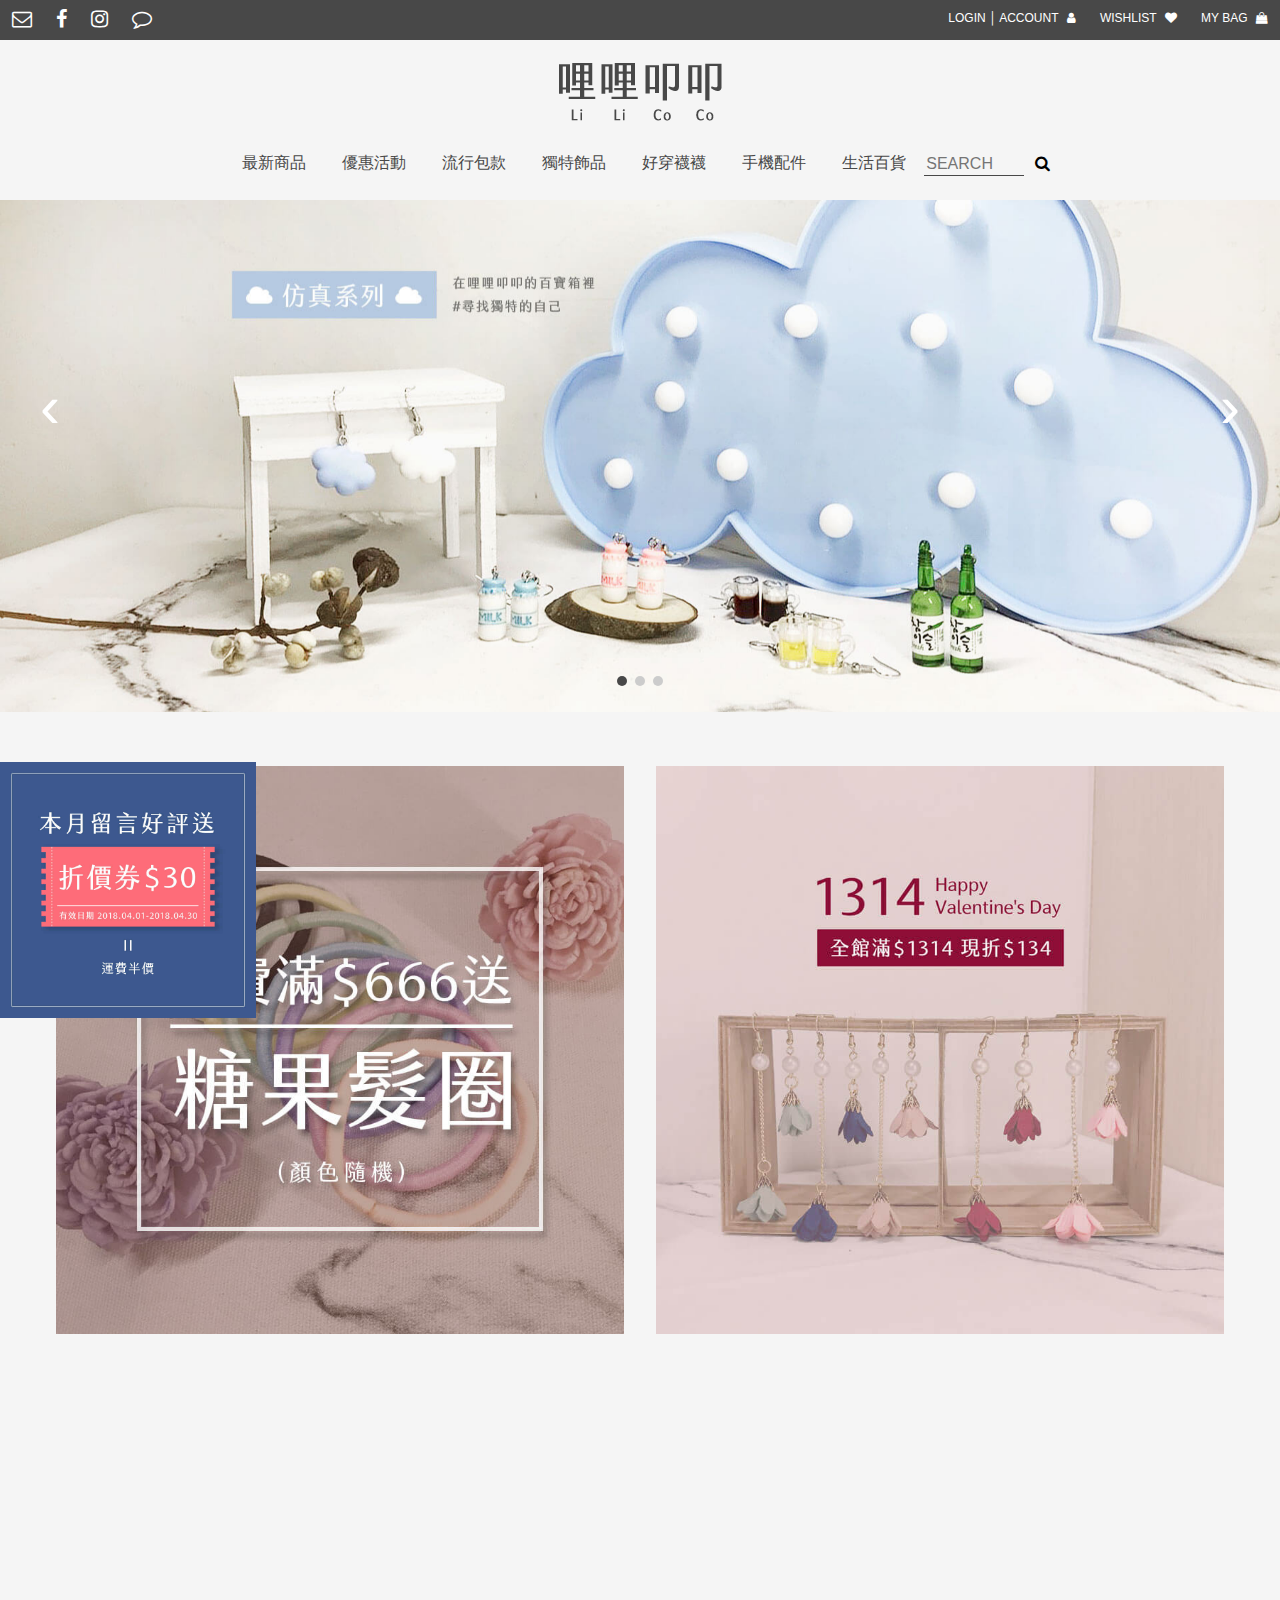
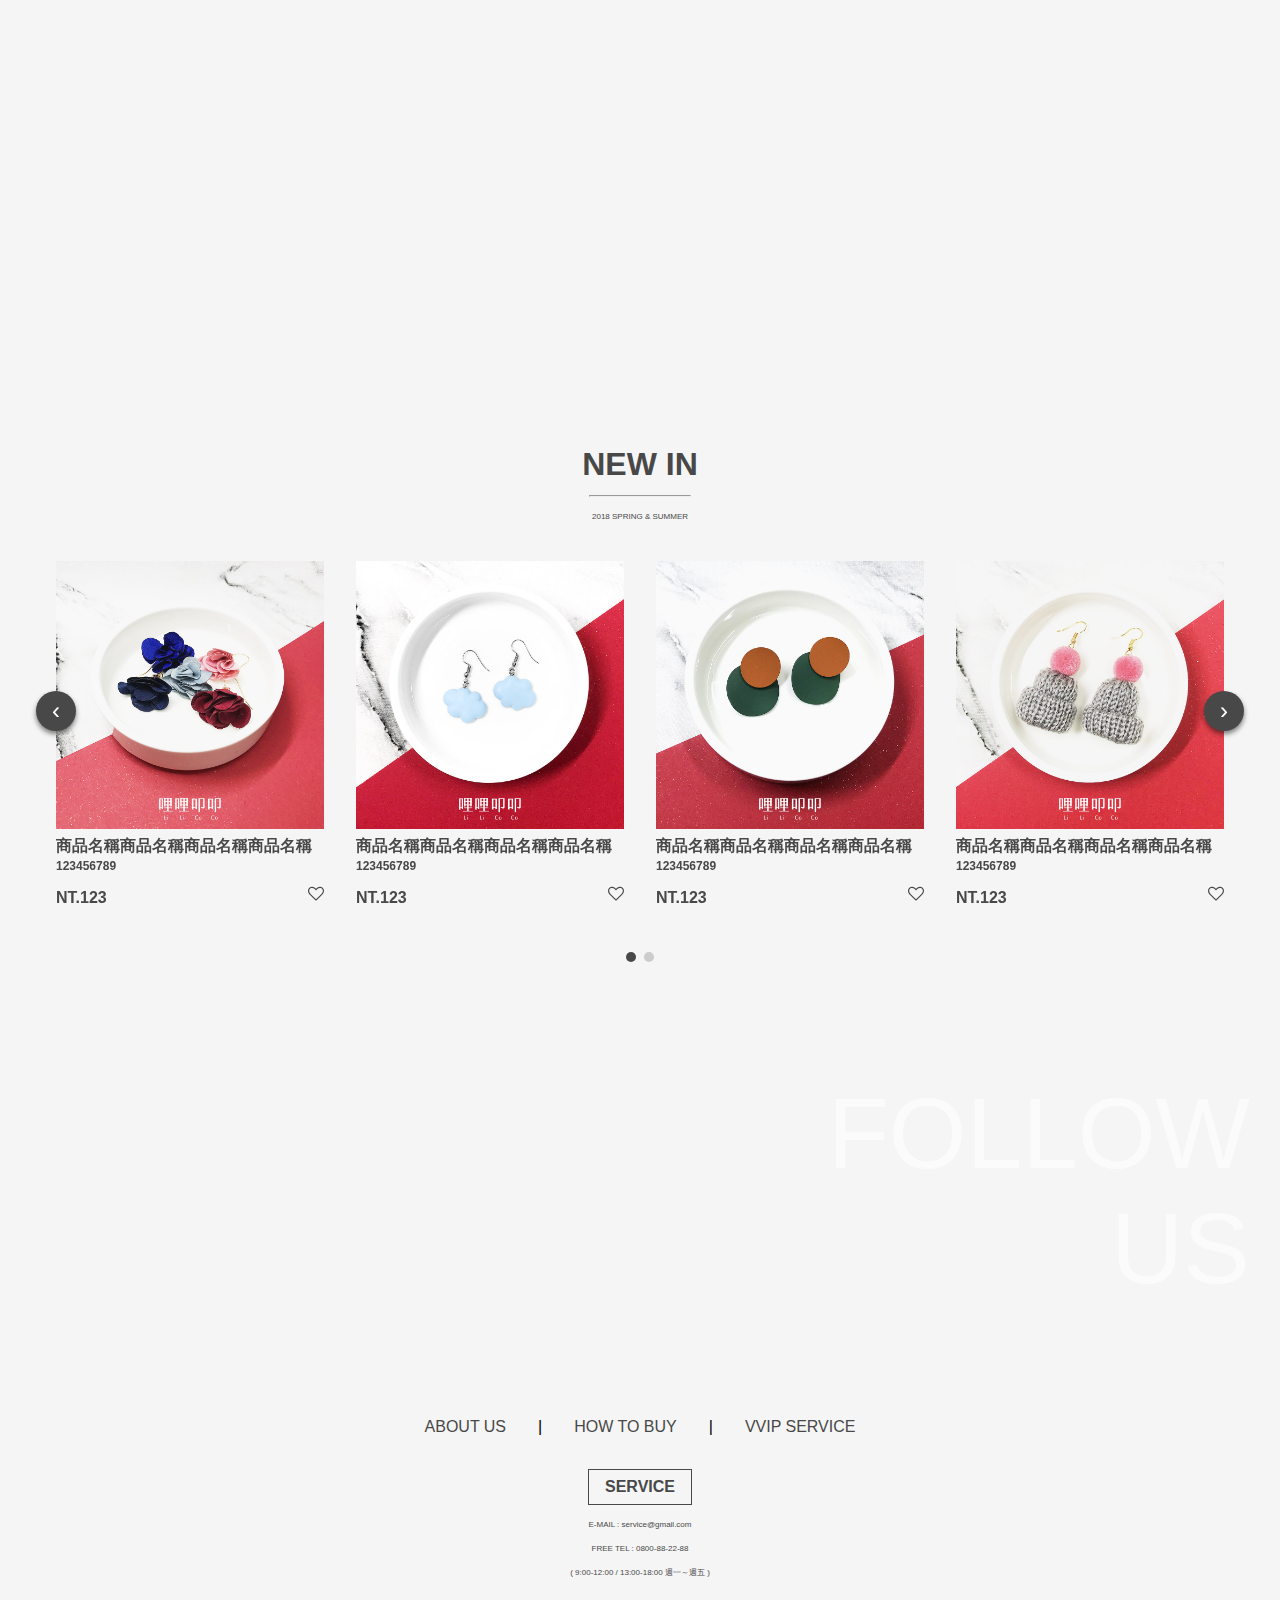
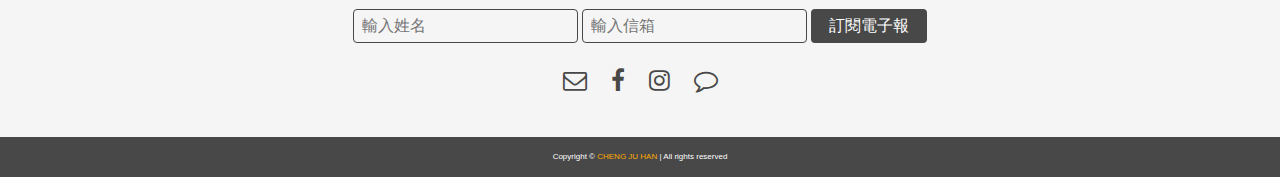
<file: index.html>
<!DOCTYPE html>
<html lang="en">
<head>
	<meta charset="UTF-8">
	<meta property="og:image" content="image/banner01.jpg" />
	<title>哩哩叩叩</title>
	<meta name="viewport" content="width=device-width; initial-scale=1.0; maximum-scale=1.0; user-scalable=0;">
	<link rel="stylesheet" href="css/normalize.css">
	<link rel="stylesheet" href="plugins/owl.carousel/assets/owl.carousel.css">
	<link rel="stylesheet" href="plugins/jquery.fancybox.min.css">
	<link rel="stylesheet" href="plugins/font-awesome-4.7.0/css/font-awesome.min.css">
	<link rel="stylesheet" href="css/lilicoco_index_style.css">
	<link rel="shortcut icon" href="image/lilicoco_favicon.ico" type="image/x-icon">
	<link rel="icon" href="image/lilicoco_favicon.ico" type="image/x-icon">

</head>
<body>
	<div class="wrapper">
		<!-- Start header -->
		<div class="header mobile-hidden">
			<div class="navbar">
				<div class="topbar">
						<ul class="follow">
							<li class="follow-item">
								<a href="mailto:minnie32v@gmail.com:?subject=我有問題想問&body=信件內文..."  class="mail follow-item-white">
									<i class="fa fa-envelope-o" aria-hidden="true"></i>
								</a>
							</li>
							<li  class="follow-item">
								<a href="https://www.facebook.com/lilicoco1212/" target="_blank" class="fb follow-item-white">
									<i class="fa fa-facebook" aria-hidden="true"></i>
								</a>
							</li>
							<li  class="follow-item">
								<a href="https://www.instagram.com/lilicoco1212/" target="_blank" class="ig follow-item-white">
									<i class="fa fa-instagram" aria-hidden="true"></i>
								</a>
							</li>
							<li  class="follow-item">
								<a href="#"  class="line follow-item-white">
									<i class="fa fa-comment-o" aria-hidden="true"></i>
								</a>
							</li>
						</ul>
						<ul class="account">
							<li class="account-item">
								<a href="" class="mybag-link link-white">MY BAG</a>
								<a href="" class="mybag-icon account-item-white account-item-gray">
									<i class="fa fa-shopping-bag" aria-hidden="true"></i>
								</a>
							</li>
							<li class="account-item">
								<a href="" class="wishlist-link link-white">WISHLIST</a>
								<a href="" class="wishlist-icon account-item-white account-item-gray">
									<i class="fa fa-heart" aria-hidden="true"></i>
								</a>
							</li>
							<li class="account-item">
								<a href="" class="login-link link-white">LOGIN │ ACCOUNT</a>
								<a href="" class="login-icon account-item-white account-item-gray">
									<i class="fa fa-user" aria-hidden="true"></i>
								</a>
							</li>
						</ul>
				</div>
				<div class="nav">
						<a itemprop="name" href="index.html" class="logo logo-moveInUp">哩哩叩叩</a>
						<ul class="menu">
							<li class="menu-item">
								<a href="product_list_page.html">
									<span class="tran_en item-gray">NEW IN</span>
									<span class="tran_tw item-gray">最新商品</span>
								</a>
							</li>
							<li class="menu-item">
								<a href="product_list_page.html">
									<span class="tran_en item-gray">SALE</span>
									<span class="tran_tw item-gray">優惠活動</span>
								</a>
							</li>
							<li class="menu-item">
								<a href="product_list_page.html">
									<span class="tran_en item-gray">BAG</span>
									<span class="tran_tw item-gray">流行包款</span>
								</a>
							</li>
							<li class="menu-item">
								<a href="product_list_page.html">
									<span class="tran_en item-gray">ACCESSORY</span>
									<span class="tran_tw item-gray">獨特飾品</span>
								</a>
							</li>
							<li class="menu-item">
								<a href="product_list_page.html">
									<span class="tran_en item-gray">SOCK</span>
									<span class="tran_tw item-gray">好穿襪襪</span>
								</a>
							</li>
							<li class="menu-item">
								<a href="product_list_page.html">
									<span class="tran_en item-gray">3C</span>
									<span class="tran_tw item-gray">手機配件</span>
								</a>
							</li>
							<li class="menu-item">
								<a href="product_list_page.html">
									<span class="tran_en item-gray">LIFE STYLE</span>
									<span class="tran_tw item-gray">生活百貨</span>
								</a>
							</li>
							<li>
								<form action="">
									<div class="search-box">
										<input type="search" class="form_search" name="search" type="text" placeholder="SEARCH">
										<button class="btn-search"><i class="fa fa-search" aria-hidden="true"></i></button>
								</div>
								</form>	
							</li>
						</ul>
				</div>
			</div>
		</div>
		<!-- end header -->

		<!-- start mobile header -->
		<div class="mobile-header web-hidden">
			<a itemprop="name" href="index.html" class="logo">哩哩叩叩</a>
			<ul class="account">
				<li class="account-item">
					<a href="#popup-menu" class="menu-toggle">
						<span></span>
						<span></span>
						<span></span>
					</a>
					<ul id="popup-menu" class="menu">
							<li class="menu-item">
								<form action="">
									<div class="search-box">
										<input type="search" class="form_search" name="search" type="text" placeholder="SEARCH">
										<button class="btn-search"><i class="fa fa-search" aria-hidden="true"></i></button>
								</div>
								</form>	
							</li>
							<li class="menu-item">
								<a href="product_list_page.html" class="tran_tw item-gray">最新商品</a>
							</li>
							<li class="menu-item">
								<a href="product_list_page.html" class="tran_tw item-gray">優惠活動</a>
							</li>
							<li class="menu-item">
								<a href="product_list_page.html" class="tran_tw item-gray">流行包款</a>
							</li>
							<li class="menu-item">
								<a href="product_list_page.html" class="tran_tw item-gray">獨特飾品</a>
							</li>
							<li class="menu-item">
								<a href="product_list_page.html" class="tran_tw item-gray">好穿襪襪</a>
							</li>
							<li class="menu-item">
								<a href="product_list_page.html" class="tran_tw item-gray">手機配件</a>
							</li>
							<li class="menu-item">
								<a href="product_list_page.html" class="tran_tw item-gray">生活百貨</a>
							</li>
							<li class="menu-item">
								<ul class="follow">
									<li class="follow-item"><a href="mailto:minnie32v@gmail.com:?subject=我有問題想問&body=信件內文..."  class="mail follow-item-gray"><i class="fa fa-envelope-o" aria-hidden="true"></i></a>
									</li><li  class="follow-item"><a href=""  class="fb follow-item-gray"><i class="fa fa-facebook" aria-hidden="true"></i></a>
									</li><li  class="follow-item"><a href=""  class="ig follow-item-gray"><i class="fa fa-instagram" aria-hidden="true"></i></a>
									</li><li  class="follow-item"><a href=""  class="line follow-item-gray"><i class="fa fa-comment-o" aria-hidden="true"></i></a></li>
								</ul>
							</li>
							<a href="#!" class="close-btn">
							<span></span>
							<span></span>
							</a>
						</ul>
				</li>
				<li class="account-item">
					<a href="" class="mybag-icon item-gray">
						<h3><i class="fa fa-shopping-bag" aria-hidden="true"></i></h3>
					</a>
				</li>
				<li class="account-item">
					<a href="" class="wishlist-icon item-gray">
						<h3><i class="fa fa-heart" aria-hidden="true"></i></h5>
					</a>
				</li>
				<li class="account-item">
					<a href="" class="login-icon item-gray">
						<h3><i class="fa fa-user" aria-hidden="true"></i></h3>
					</a>
				</li>
			</ul>				
		</div>
		<!-- end mobile header -->


		<!-- start main -->
		<section class="main">
		<!-- start jumbotron -->
			<div class="jumbotron mobile-hidden">
				<div class="owl-carousel owl-theme slider">
					<a href="product_list_page.html" class="slider-container">
						<div class="image" style="background-image: url('image/banner/banner-1.jpg')"></div>
					</a>
					<a href="product_list_page.html" class="slider-container">
						<div class="image" style="background-image: url('image/banner/banner-2.jpg')"></div>
					</a>
					<a href="product_list_page.html" class="slider-container">
						<div class="image" style="background-image: url('image/banner/banner-3.jpg')"></div>
					</a>
				</div>
			</div>
		<!-- end jumbotron -->
		<!-- start jumbotron -->
			<div class="m-jumbotron web-hidden">
				<div class="owl-carousel owl-theme slider">
					<a href="product_list_page.html" class="m-container">
						<div class="image" style="background-image: url('image/m-banner/m-banner-1.jpg')"></div>
					</a>
					<a href="product_list_page.html" class="m-container">
						<div class="image" style="background-image: url('image/m-banner/m-banner-2.jpg')"></div>
					</a>
					<a href="product_list_page.html" class="m-container">
						<div class="image" style="background-image: url('image/m-banner/m-banner-3.jpg')"></div>
					</a>
				</div>
			</div>
		<!-- end jumbotron -->
		<!-- start event -->
			<div class="hero event">
				<!-- start 視差滾動效果 -->
				<!-- 速度 可以給負值 data-rellax-speed="7"  基準線data-rellax-percentage="0.5" -->
				<img class="rellax para-001" data-rellax-speed="-10" data-rellax-percentage="0.5" src="image/parallax/event-2.jpg" alt="">
				<!-- end 視差滾動效果 -->
				
				<div class="container">
					<div class="row">
						<div class="col-lg-6">
							<div class="image-container js-moveInRight">
								<div class="image" style="background-image: url('image/event/event-1.jpg');"></div>
							</div>
						</div>
						<div class="col-lg-6">
							<div class="image-container js-moveInLeft">
								<div class="image" style="background-image: url('image/event/event-2.jpg');"></div>
							</div>
						</div>
						<div class="col-lg-6">
							<div class="image-container js-moveInRight">
								<div class="image" style="background-image: url('image/event/event-3.jpg');"></div>
							</div>
						</div>
						<div class="col-lg-6">
							<div class="image-container js-moveInLeft">
								<div class="image" style="background-image: url('image/event/event-4.jpg');"></div>
							</div>
						</div>
					</div>
				</div>
			</div>
		<!-- end event -->

		<!-- start product -->
			<div class="hero mobile-hidden">
				<div class="container">
					<div class="product-intro">
						<h2 class="title">NEW IN</h2>
						<hr>
						<p class="description">2018 SPRING & SUMMER</p>
					</div>
					<div class="product-list">
						<div class="owl-carousel owl-theme">
							<div class="product-list-item">
									<a href="product_list_page.html" class="image-container">
										<div class="image" style="background-image: url('image/product/01.jpg')"></div>
									</a>
									<h5 class="title"><a href="product_list_page.html">商品名稱商品名稱商品名稱商品名稱</a></h5>
									<h6 class="number">123456789</h6>
									<h5 class="price">NT.123</h5>
									<a href="product_list_page.html" class="add-wishlist">
										<h5><i class="fa fa-heart-o" aria-hidden="true"></i></h5>
									</a>
							</div>
							<div class="product-list-item">
									<a href="product_list_page.html" class="image-container">
										<div class="image" style="background-image: url('image/product/02.jpg')"></div>
									</a>
									<h5 class="title"><a href="product_list_page.html">商品名稱商品名稱商品名稱商品名稱</a></h5>
									<h6 class="number">123456789</h6>
									<h5 class="price">NT.123</h5>
									<a href="product_list_page.html" class="add-wishlist">
										<h5><i class="fa fa-heart-o" aria-hidden="true"></i></h5>
									</a>
							</div>
							<div class="product-list-item">
									<a href="product_list_page.html" class="image-container">
										<div class="image" style="background-image: url('image/product/03.jpg')"></div>
									</a>
									<h5 class="title"><a href="product_list_page.html">商品名稱商品名稱商品名稱商品名稱</a></h5>
									<h6 class="number">123456789</h6>
									<h5 class="price">NT.123</h5>
									<a href="product_list_page.html" class="add-wishlist">
										<h5><i class="fa fa-heart-o" aria-hidden="true"></i></h5>
									</a>
							</div>
							<div class="product-list-item">
									<a href="product_list_page.html" class="image-container">
										<div class="image" style="background-image: url('image/product/04.jpg')"></div>
									</a>
									<h5 class="title"><a href="product_list_page.html">商品名稱商品名稱商品名稱商品名稱</a></h5>
									<h6 class="number">123456789</h6>
									<h5 class="price">NT.123</h5>
									<a href="product_list_page.html" class="add-wishlist">
										<h5><i class="fa fa-heart-o" aria-hidden="true"></i></h5>
									</a>
							</div>
							<div class="product-list-item">
									<a href="product_list_page.html" class="image-container">
										<div class="image" style="background-image: url('image/product/05.jpg')"></div>
									</a>
									<h5 class="title"><a href="product_list_page.html">商品名稱商品名稱商品名稱商品名稱</a></h5>
									<h6 class="number">123456789</h6>
									<h5 class="price">NT.123</h5>
									<a href="product_list_page.html" class="add-wishlist">
										<h5><i class="fa fa-heart-o" aria-hidden="true"></i></h5>
									</a>
							</div>
						</div>
					</div>
				</div>
			</div>
		<!-- end product -->

		<!-- start follow us -->
		<div class="follow-us mobile-hidden">
				<div class="follow-us-container">
					<div class="image">
						<div class="title">FOLLOW<br>US</div>
					</div>
				</div>
		</div>
		<!-- end follow us -->
		</section>
		<!-- end main -->

		<!-- start footer -->
		<div class="footer">
			<div class="hero">
				<div class="container">
					<ul class="footer-menu">
						<li class="menu-item"><a href="intro_page.html">ABOUT US</a></li>
						<li class="menu-item">|</li>
						<li class="menu-item"><a href="intro_page.html">HOW TO BUY</a></li>
						<li class="menu-item">|</li>
						<li class="menu-item"><a href="intro_page.html">VVIP SERVICE</a></li>
					</ul>
					<div class="footer-intro">
						<h5 class="title">SERVICE</h5>
						<p class="description">
							<a href="mailto:minnie32v@gmail.com:?subject=我有問題想問&body=信件內文...">E-MAIL : service@gmail.com</a><br>
							<a href="tel:0800882288">FREE TEL : 0800-88-22-88</a><br>( 9:00-12:00 / 13:00-18:00 週一～週五 )</p>
							

							<form class="form mobile-hidden" action="http://www.newsleopard.com/mailverify.htm?x=00000000612450ba0161377856e93761" target="popupwindow" method="post" onsubmit="window.open('', 'popupwindow', 'scrollbars=yes,width=350,height=115');return true">
								<!--  id="name" name="name"  -->
								<input class="form_input"  id="name" name="name" type="text" placeholder="輸入姓名">
								<!-- id="mail" name="email" -->
								<input class="form_input" id="mail" name="email" type="email" placeholder="輸入信箱">
								<input class="form_btn btn btn-primary "  type="submit" value="訂閱電子報">
							</form>

							<!-- 電子報功能 -->
							<!-- 複製到上面form的action貼上
							 action="http://www.newsleopard.com/mailverify.htm?x=00000000612450ba0161377856e93761" target="popupwindow" method="post" onsubmit="window.open('', 'popupwindow', 'scrollbars=yes,width=350,height=115');return true" -->


							 <!-- google表單 -->							 
							 <!-- <iframe src="https://docs.google.com/forms/d/e/1FAIpQLSeCWO_80OBS-O2OrJpOKjWsuMyC5j9UN86jxfpBoCGmIqVfsw/viewform?embedded=true" width="100%" height="100%" frameborder="0" marginheight="0" marginwidth="0">載入中…</iframe> -->

						<ul class="follow">
							<li class="follow-item"><a href="mailto:minnie32v@gmail.com:?subject=我有問題想問&body=信件內文..."  class="mail follow-item-gray"><i class="fa fa-envelope-o" aria-hidden="true"></i></a>
							</li><li  class="follow-item"><a href=""  class="fb follow-item-gray"><i class="fa fa-facebook" aria-hidden="true"></i></a>
							</li><li  class="follow-item"><a href=""  class="ig follow-item-gray"><i class="fa fa-instagram" aria-hidden="true"></i></a>
							</li><li  class="follow-item"><a href=""  class="line follow-item-gray"><i class="fa fa-comment-o" aria-hidden="true"></i></a></li>
						</ul>
					</div>
				</div>
			</div>
			<div class="copyright">
				<p>Copyright © <a href="https://minnie32v.github.io/ChengJuHan/" class="copyright-link">CHENG JU HAN</a> | All rights reserved</p>
			</div>
		</div>
		<!-- end footer -->
	</div>

	<!-- js -->
	<script src="plugins/jquery-3.2.1.min.js"></script>
	<script src="plugins/owl.carousel/owl.carousel.min.js"></script>
	<script src="plugins/scrollreveal.min.js"></script>
	<script src="plugins/jquery.fancybox.min.js"></script>
	<script src="plugins/jquery.vide.min.js"></script>
	<script src="plugins/rellax/rellax.min.js"></script>
	<script>
		$('.owl-carousel.slider').owlCarousel({
		    items: 1,
		    margin: 32,
		    loop: true,
		    nav: true,
		    autoplay:true,
  		    autoplayTimeout:2000,
		});
		$('.owl-carousel').owlCarousel({
		    items: 4,
		    margin: 32,
		    loop: true,
		    nav: true,
		    autoplay:true,
  		    autoplayTimeout:2000,
		});

		$(window).scroll(function() {
			// var screenheight = $(this).height();
			var scrolledpx = $(this).scrollTop();
			if(scrolledpx >= 100){
				$('.navbar').addClass('active');
			}else{
				$('.navbar').removeClass('active');
			}
			if(scrolledpx >= 100){
				$('.jumbotron').addClass('active');
			}else{
				$('.jumbotron').removeClass('active');
			}
			
		});

		// JavaScript 進場效果
		// 共用的數值
		window.sr = ScrollReveal({
			// 速度
			duration: 800,
			// 距離
			distance: '100px',
			// 重複播放
			reset: true,
			// 初始定位 origin:'left'
		});
		sr.reveal('.js-moveInUp');
		sr.reveal('.js-moveInRight',{origin:'left'});
		sr.reveal('.js-moveInLeft',{origin:'right'});
		// 進場時間差
		sr.reveal('.event .js-moveInUp',100);
		// sr.reveal('.logo-moveInUp',{
		// 	duration: 800,
		// 	distance: '24px',
		// 	reset: false,
		// 	origin:'bottom',
		// });


		//燈箱效果fancybox option
		$('[data-fancybox]').fancybox({
			buttons : [
			'close'],
		});


		// 視差滾動效果
		var rellax = new Rellax('.rellax', {
 		  center: true
		});


	</script>
</body>

</html>
</file>
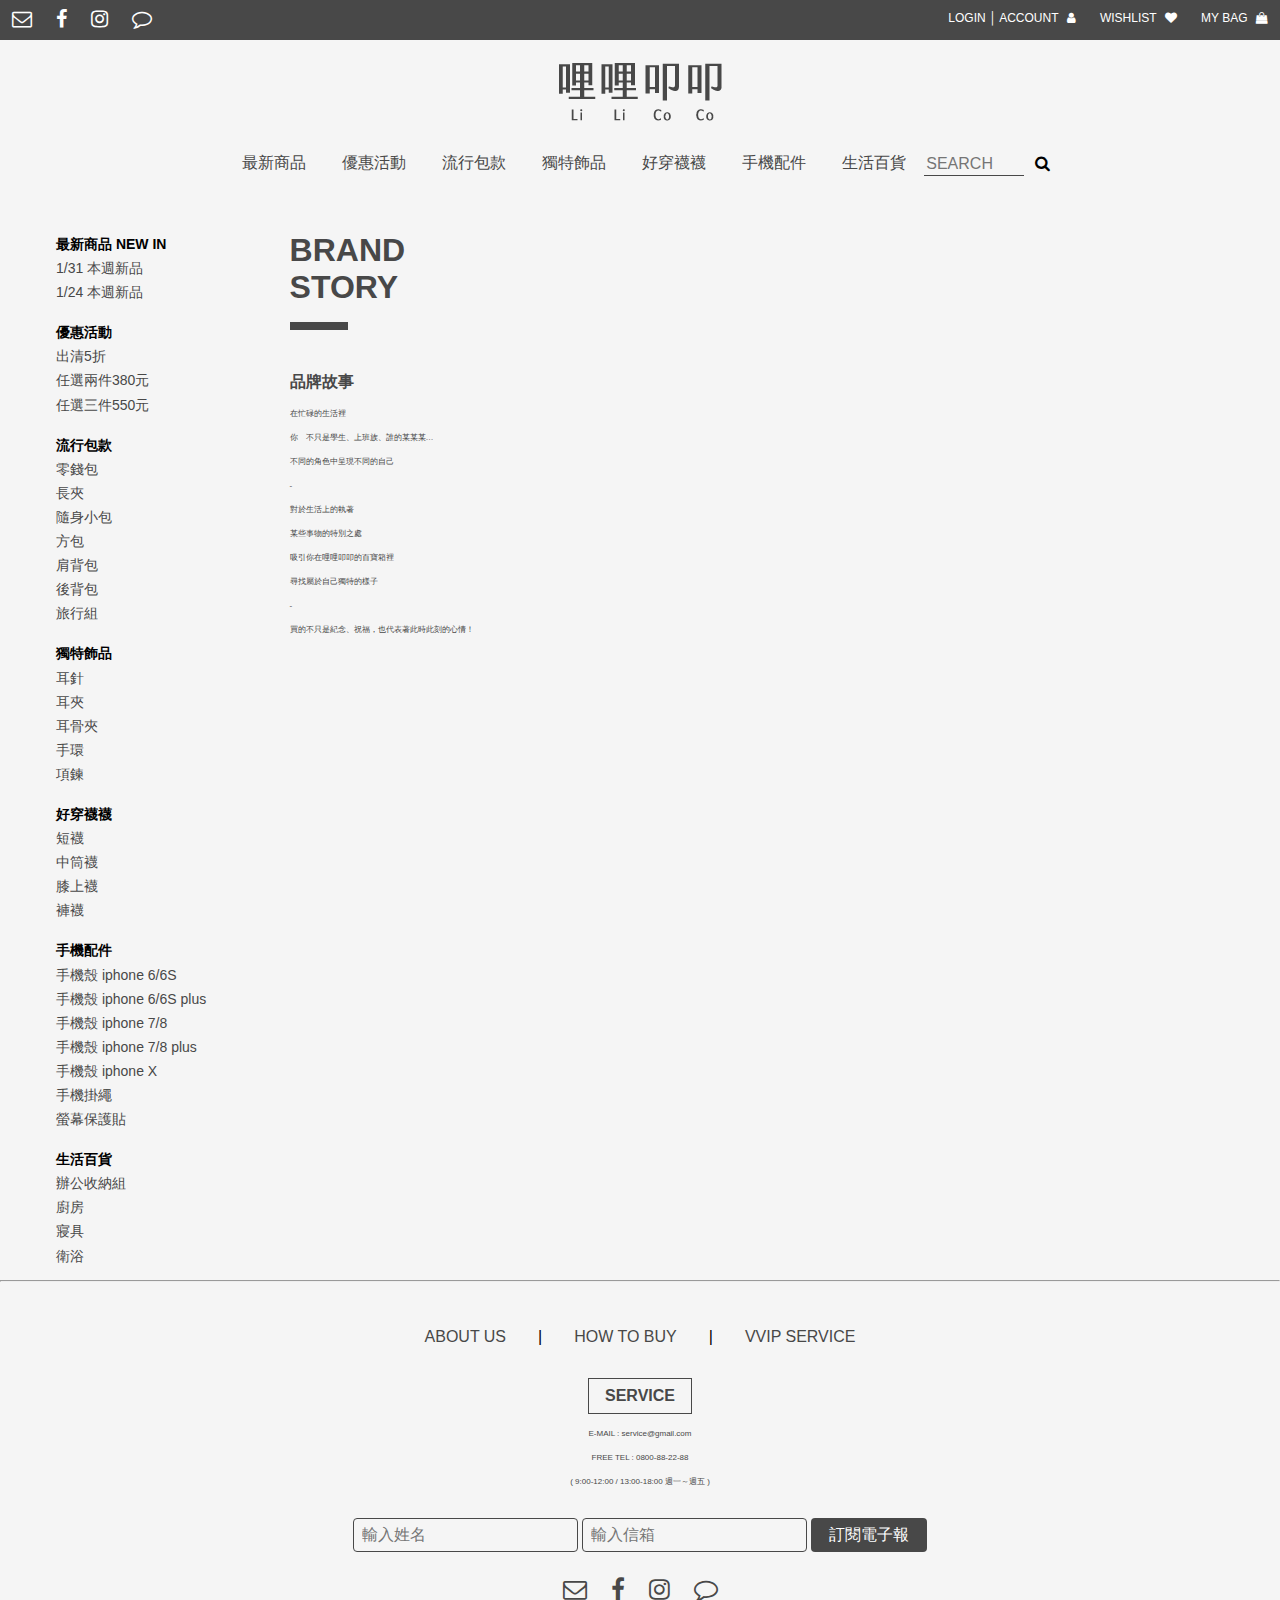
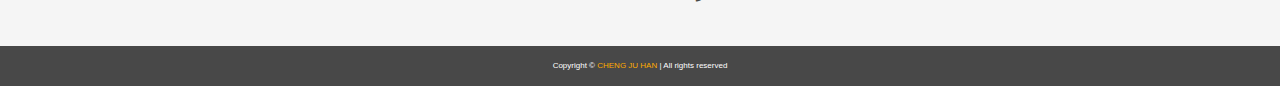
<file: intro_page.html>
<!DOCTYPE html>
<html lang="en">
<head>
	<meta charset="UTF-8">
	<title>哩哩叩叩</title>
	<meta name="viewport" content="width=device-width; initial-scale=1.0; maximum-scale=1.0; user-scalable=0;">
	<link rel="stylesheet" href="css/normalize.css">
	<link rel="stylesheet" href="plugins/owl.carousel/assets/owl.carousel.css">
	<link rel="stylesheet" href="plugins/jquery.fancybox.min.css">
	<link rel="stylesheet" href="plugins/font-awesome-4.7.0/css/font-awesome.min.css">
	<link rel="stylesheet" href="css/intro_style.css">
	<link rel="shortcut icon" href="image/lilicoco_favicon.ico" type="image/x-icon">
	<link rel="icon" href="image/lilicoco_favicon.ico" type="image/x-icon">

</head>
<body>
	<div class="wrapper">
		<!-- Start header -->
		<div class="header mobile-hidden">
			<div class="navbar">
				<div class="topbar">
						<ul class="follow">
							<li class="follow-item">
								<a href="mailto:minnie32v@gmail.com:?subject=我有問題想問&body=信件內文..."  class="mail follow-item-white">
									<i class="fa fa-envelope-o" aria-hidden="true"></i>
								</a>
							</li>
							<li  class="follow-item">
								<a href="https://www.facebook.com/lilicoco1212/" target="_blank" class="fb follow-item-white">
									<i class="fa fa-facebook" aria-hidden="true"></i>
								</a>
							</li>
							<li  class="follow-item">
								<a href="https://www.instagram.com/lilicoco1212/" target="_blank" class="ig follow-item-white">
									<i class="fa fa-instagram" aria-hidden="true"></i>
								</a>
							</li>
							<li  class="follow-item">
								<a href="#"  class="line follow-item-white">
									<i class="fa fa-comment-o" aria-hidden="true"></i>
								</a>
							</li>
						</ul>
						<ul class="account">
							<li class="account-item">
								<a href="" class="mybag-link link-white">MY BAG</a>
								<a href="" class="mybag-icon account-item-white account-item-gray">
									<i class="fa fa-shopping-bag" aria-hidden="true"></i>
								</a>
							</li>
							<li class="account-item">
								<a href="" class="wishlist-link link-white">WISHLIST</a>
								<a href="" class="wishlist-icon account-item-white account-item-gray">
									<i class="fa fa-heart" aria-hidden="true"></i>
								</a>
							</li>
							<li class="account-item">
								<a href="" class="login-link link-white">LOGIN │ ACCOUNT</a>
								<a href="" class="login-icon account-item-white account-item-gray">
									<i class="fa fa-user" aria-hidden="true"></i>
								</a>
							</li>
						</ul>
				</div>
				<div class="nav">
						<a href="index.html" class="logo logo-moveInUp">哩哩叩叩</a>
						<ul class="menu">
							<li class="menu-item">
								<a href="product_list_page.html">
									<span class="tran_en item-gray">NEW IN</span>
									<span class="tran_tw item-gray">最新商品</span>
								</a>
							</li>
							<li class="menu-item">
								<a href="product_list_page.html">
									<span class="tran_en item-gray">SALE</span>
									<span class="tran_tw item-gray">優惠活動</span>
								</a>
							</li>
							<li class="menu-item">
								<a href="product_list_page.html">
									<span class="tran_en item-gray">BAG</span>
									<span class="tran_tw item-gray">流行包款</span>
								</a>
							</li>
							<li class="menu-item">
								<a href="product_list_page.html">
									<span class="tran_en item-gray">ACCESSORY</span>
									<span class="tran_tw item-gray">獨特飾品</span>
								</a>
							</li>
							<li class="menu-item">
								<a href="product_list_page.html">
									<span class="tran_en item-gray">SOCK</span>
									<span class="tran_tw item-gray">好穿襪襪</span>
								</a>
							</li>
							<li class="menu-item">
								<a href="product_list_page.html">
									<span class="tran_en item-gray">3C</span>
									<span class="tran_tw item-gray">手機配件</span>
								</a>
							</li>
							<li class="menu-item">
								<a href="product_list_page.html">
									<span class="tran_en item-gray">LIFE STYLE</span>
									<span class="tran_tw item-gray">生活百貨</span>
								</a>
							</li>
							<li>
								<form action="">
									<div class="search-box">
										<input type="search" class="form_search" name="search" type="text" placeholder="SEARCH">
										<button class="btn-search"><i class="fa fa-search" aria-hidden="true"></i></button>
								</div>
								</form>	
							</li>
						</ul>
				</div>
			</div>
		</div>
		<!-- end header -->
		<!-- start mobile header -->
		<div class="mobile-header web-hidden">
			<a href="index.html" class="logo">哩哩叩叩</a>
			<ul class="account">
				<li class="account-item">
					<a href="#popup-menu" class="menu-toggle">
						<span></span>
						<span></span>
						<span></span>
					</a>
					<ul id="popup-menu" class="menu">
							<li class="menu-item">
								<form action="">
									<div class="search-box">
										<input type="search" class="form_search" name="search" type="text" placeholder="SEARCH">
										<button class="btn-search"><i class="fa fa-search" aria-hidden="true"></i></button>
								</div>
								</form>	
							</li>
							<li class="menu-item">
								<a href="product_list_page.html">
									<span class="tran_tw item-gray">最新商品</span>
								</a>
							</li>
							<li class="menu-item">
								<a href="product_list_page.html">
									<span class="tran_tw item-gray">優惠活動</span>
								</a>
							</li>
							<li class="menu-item">
								<a href="product_list_page.html">
									<span class="tran_tw item-gray">流行包款</span>
								</a>
							</li>
							<li class="menu-item">
								<a href="product_list_page.html">
									<span class="tran_tw item-gray">獨特飾品</span>
								</a>
							</li>
							<li class="menu-item">
								<a href="product_list_page.html">
									<span class="tran_tw item-gray">好穿襪襪</span>
								</a>
							</li>
							<li class="menu-item">
								<a href="product_list_page.html">
									<span class="tran_tw item-gray">手機配件</span>
								</a>
							</li>
							<li class="menu-item">
								<a href="product_list_page.html">
									<span class="tran_tw item-gray">生活百貨</span>
								</a>
							</li>
							<li class="menu-item">
								<ul class="follow">
									<li class="follow-item"><a href="mailto:minnie32v@gmail.com:?subject=我有問題想問&body=信件內文..."  class="mail follow-item-gray"><i class="fa fa-envelope-o" aria-hidden="true"></i></a>
									</li><li  class="follow-item"><a href=""  class="fb follow-item-gray"><i class="fa fa-facebook" aria-hidden="true"></i></a>
									</li><li  class="follow-item"><a href=""  class="ig follow-item-gray"><i class="fa fa-instagram" aria-hidden="true"></i></a>
									</li><li  class="follow-item"><a href=""  class="line follow-item-gray"><i class="fa fa-comment-o" aria-hidden="true"></i></a></li>
								</ul>
							</li>
							<a href="#!" class="close-btn">
							<span></span>
							<span></span>
							</a>
						</ul>
				</li>
				<li class="account-item">
					<a href="" class="mybag-icon item-gray">
						<h3><i class="fa fa-shopping-bag" aria-hidden="true"></i></h3>
					</a>
				</li>
				<li class="account-item">
					<a href="" class="wishlist-icon item-gray">
						<h3><i class="fa fa-heart" aria-hidden="true"></i></h5>
					</a>
				</li>
				<li class="account-item">
					<a href="" class="login-icon item-gray">
						<h3><i class="fa fa-user" aria-hidden="true"></i></h3>
					</a>
				</li>
			</ul>				
		</div>
		<!-- end mobile header -->
		<!-- start main -->
	<section class="main">
		<div class="container">
				<!-- start sidebar-left -->
				<ul class="sidebar-menu mobile-hidden">
						<li class="sidebar-item">最新商品 NEW IN
							<li class="sidebar-list"><a href="product_list_page.html">1/31 本週新品</a></li>
							<li class="sidebar-list"><a href="product_list_page.html">1/24 本週新品</a></li>
						</li>
						<li class="sidebar-item">優惠活動
							<li class="sidebar-list"><a href="product_list_page.html">出清5折</a></li>
							<li class="sidebar-list"><a href="product_list_page.html">任選兩件380元</a></li>
							<li class="sidebar-list"><a href="product_list_page.html">任選三件550元</a></li>
						</li>
						<li class="sidebar-item">流行包款
							<li class="sidebar-list"><a href="product_list_page.html">零錢包</a></li>
							<li class="sidebar-list"><a href="product_list_page.html">長夾</a></li>
							<li class="sidebar-list"><a href="product_list_page.html">隨身小包</a></li>
							<li class="sidebar-list"><a href="product_list_page.html">方包</a></li>
							<li class="sidebar-list"><a href="product_list_page.html">肩背包</a></li>
							<li class="sidebar-list"><a href="product_list_page.html">後背包</a></li>
							<li class="sidebar-list"><a href="product_list_page.html">旅行組</a></li>
						</li>
						<li class="sidebar-item">獨特飾品
							<li class="sidebar-list"><a href="product_list_page.html">耳針</a></li>
							<li class="sidebar-list"><a href="product_list_page.html">耳夾</a></li>
							<li class="sidebar-list"><a href="product_list_page.html">耳骨夾</a></li>
							<li class="sidebar-list"><a href="product_list_page.html">手環</a></li>
							<li class="sidebar-list"><a href="product_list_page.html">項鍊</a></li>
						</li>
						<li class="sidebar-item">好穿襪襪
							<li class="sidebar-list"><a href="product_list_page.html">短襪</a></li>
							<li class="sidebar-list"><a href="product_list_page.html">中筒襪</a></li>
							<li class="sidebar-list"><a href="product_list_page.html">膝上襪</a></li>
							<li class="sidebar-list"><a href="product_list_page.html">褲襪</a></li>
						</li>
						<li class="sidebar-item">手機配件
							<li class="sidebar-list"><a href="product_list_page.html">手機殼 iphone 6/6S</a></li>
							<li class="sidebar-list"><a href="product_list_page.html">手機殼 iphone 6/6S plus</a></li>
							<li class="sidebar-list"><a href="product_list_page.html">手機殼 iphone 7/8</a></li>
							<li class="sidebar-list"><a href="product_list_page.html">手機殼 iphone 7/8 plus</a></li>
							<li class="sidebar-list"><a href="product_list_page.html">手機殼 iphone X</a></li>
							<li class="sidebar-list"><a href="product_list_page.html">手機掛繩</a></li>
							<li class="sidebar-list"><a href="product_list_page.html">螢幕保護貼</a></li>
						</li>
						<li class="sidebar-item">生活百貨
							<li class="sidebar-list"><a href="product_list_page.html">辦公收納組</a></li>
							<li class="sidebar-list"><a href="product_list_page.html">廚房</a></li>
							<li class="sidebar-list"><a href="product_list_page.html">寢具</a></li>
							<li class="sidebar-list"><a href="product_list_page.html">衛浴</a></li>
						</li>						
				</ul
				><div class="intro">
					<div class="intro-content">
							<div class="intro-title">
								<h2>BRAND<br>STORY</h2>
							</div>
							<div class="intro-line"><hr></div>
							<div class="intro-description">
								<h5 class="title">品牌故事</h5>
								<p class="description">在忙碌的生活裡<br>
								你　不只是學生、上班族、誰的某某某…<br>
								不同的角色中呈現不同的自己<br>
								-<br>
								對於生活上的執著<br>
								某些事物的特別之處<br>
								吸引你在哩哩叩叩的百寶箱裡<br>
								尋找屬於自己獨特的樣子<br>
								-<br>
								買的不只是紀念、祝福，也代表著此時此刻的心情！</p>
							</div>
					</div>
				</div>
		</section>
		<!-- end main -->
		<hr>
		<!-- start footer -->
		<div class="footer">
			<div class="hero">
				<div class="container">
					<ul class="footer-menu">
						<li class="menu-item"><a href="intro_page.html">ABOUT US</a></li>
						<li class="menu-item">|</li>
						<li class="menu-item"><a href="intro_page.html">HOW TO BUY</a></li>
						<li class="menu-item">|</li>
						<li class="menu-item"><a href="intro_page.html">VVIP SERVICE</a></li>
					</ul>
					<div class="footer-intro">
						<h5 class="title">SERVICE</h5>
						<p class="description">
							<a href="mailto:minnie32v@gmail.com:?subject=我有問題想問&body=信件內文...">E-MAIL : service@gmail.com</a><br>
							<a href="tel:0800882288">FREE TEL : 0800-88-22-88</a><br>( 9:00-12:00 / 13:00-18:00 週一～週五 )</p>
							

							<form class="form mobile-hidden" action="http://www.newsleopard.com/mailverify.htm?x=00000000612450ba0161377856e93761" target="popupwindow" method="post" onsubmit="window.open('', 'popupwindow', 'scrollbars=yes,width=350,height=115');return true">
								<!--  id="name" name="name"  -->
								<input class="form_input"  id="name" name="name" type="text" placeholder="輸入姓名">
								<!-- id="mail" name="email" -->
								<input class="form_input" id="mail" name="email" type="email" placeholder="輸入信箱">
								<input class="form_btn btn btn-primary "  type="submit" value="訂閱電子報">
							</form>

							<!-- 電子報功能 -->
							<!-- 複製到上面form的action貼上
							 action="http://www.newsleopard.com/mailverify.htm?x=00000000612450ba0161377856e93761" target="popupwindow" method="post" onsubmit="window.open('', 'popupwindow', 'scrollbars=yes,width=350,height=115');return true" -->


							 <!-- google表單 -->							 
							 <!-- <iframe src="https://docs.google.com/forms/d/e/1FAIpQLSeCWO_80OBS-O2OrJpOKjWsuMyC5j9UN86jxfpBoCGmIqVfsw/viewform?embedded=true" width="100%" height="100%" frameborder="0" marginheight="0" marginwidth="0">載入中…</iframe> -->

						<ul class="follow">
							<li class="follow-item"><a href="mailto:minnie32v@gmail.com:?subject=我有問題想問&body=信件內文..."  class="mail follow-item-gray"><i class="fa fa-envelope-o" aria-hidden="true"></i></a>
							</li><li  class="follow-item"><a href=""  class="fb follow-item-gray"><i class="fa fa-facebook" aria-hidden="true"></i></a>
							</li><li  class="follow-item"><a href=""  class="ig follow-item-gray"><i class="fa fa-instagram" aria-hidden="true"></i></a>
							</li><li  class="follow-item"><a href=""  class="line follow-item-gray"><i class="fa fa-comment-o" aria-hidden="true"></i></a></li>
						</ul>
					</div>
				</div>
			</div>
			<div class="copyright">
				<p>Copyright © <a href="https://minnie32v.github.io/ChengJuHan/" class="copyright-link">CHENG JU HAN</a> | All rights reserved</p>
			</div>
		</div>
		<!-- end footer -->
	</div>

	<!-- js -->
	<script src="plugins/jquery-3.2.1.min.js"></script>
	<script src="plugins/owl.carousel/owl.carousel.min.js"></script>
	<script src="plugins/scrollreveal.min.js"></script>
	<script src="plugins/jquery.fancybox.min.js"></script>
	<script src="plugins/jquery.vide.min.js"></script>
	<script src="plugins/sticky-kit/sticky-kit.min.js"></script>
	<script>
		$('.owl-carousel').owlCarousel({
		    items: 4,
		    margin: 32,
		    loop: true,
		    nav: true,
		    autoplay:true,
  		    autoplayTimeout:1500,
		});

		$(window).scroll(function() {
			var screenheight = $(this).height();
			var scrolledpx = $(this).scrollTop();
			if(scrolledpx >= 100){
				$('.navbar').addClass('active');
			}else{
				$('.navbar').removeClass('active');
			}
			// if(scrolledpx >= 300){
			// 	$('.sidebar-menu').addClass('active');
			// }else{
			// 	$('.sidebar-menu').removeClass('active');
			// }
			
		});

		// JavaScript 進場效果
		// 共用的數值
		window.sr = ScrollReveal({
			// 速度
			duration: 800,
			// 距離
			distance: '100px',
			// 重複播放
			reset: true,
			// 初始定位 origin:'left'
		});
		sr.reveal('.js-moveInUp');
		sr.reveal('.js-moveInRight',{origin:'left'});
		sr.reveal('.js-moveInLeft',{origin:'right'});
		// 進場時間差
		sr.reveal('.event .js-moveInUp',100);
		// sr.reveal('.logo-moveInUp',{
		// 	duration: 800,
		// 	distance: '24px',
		// 	reset: false,
		// 	origin:'bottom',
		// });


		//燈箱效果fancybox option
		$('[data-fancybox]').fancybox({
			buttons : [
			'close'],
		});


		// sidebar滾動
		$(".sidebar-menu").stick_in_parent();

	</script>
</body>

</html>
</file>
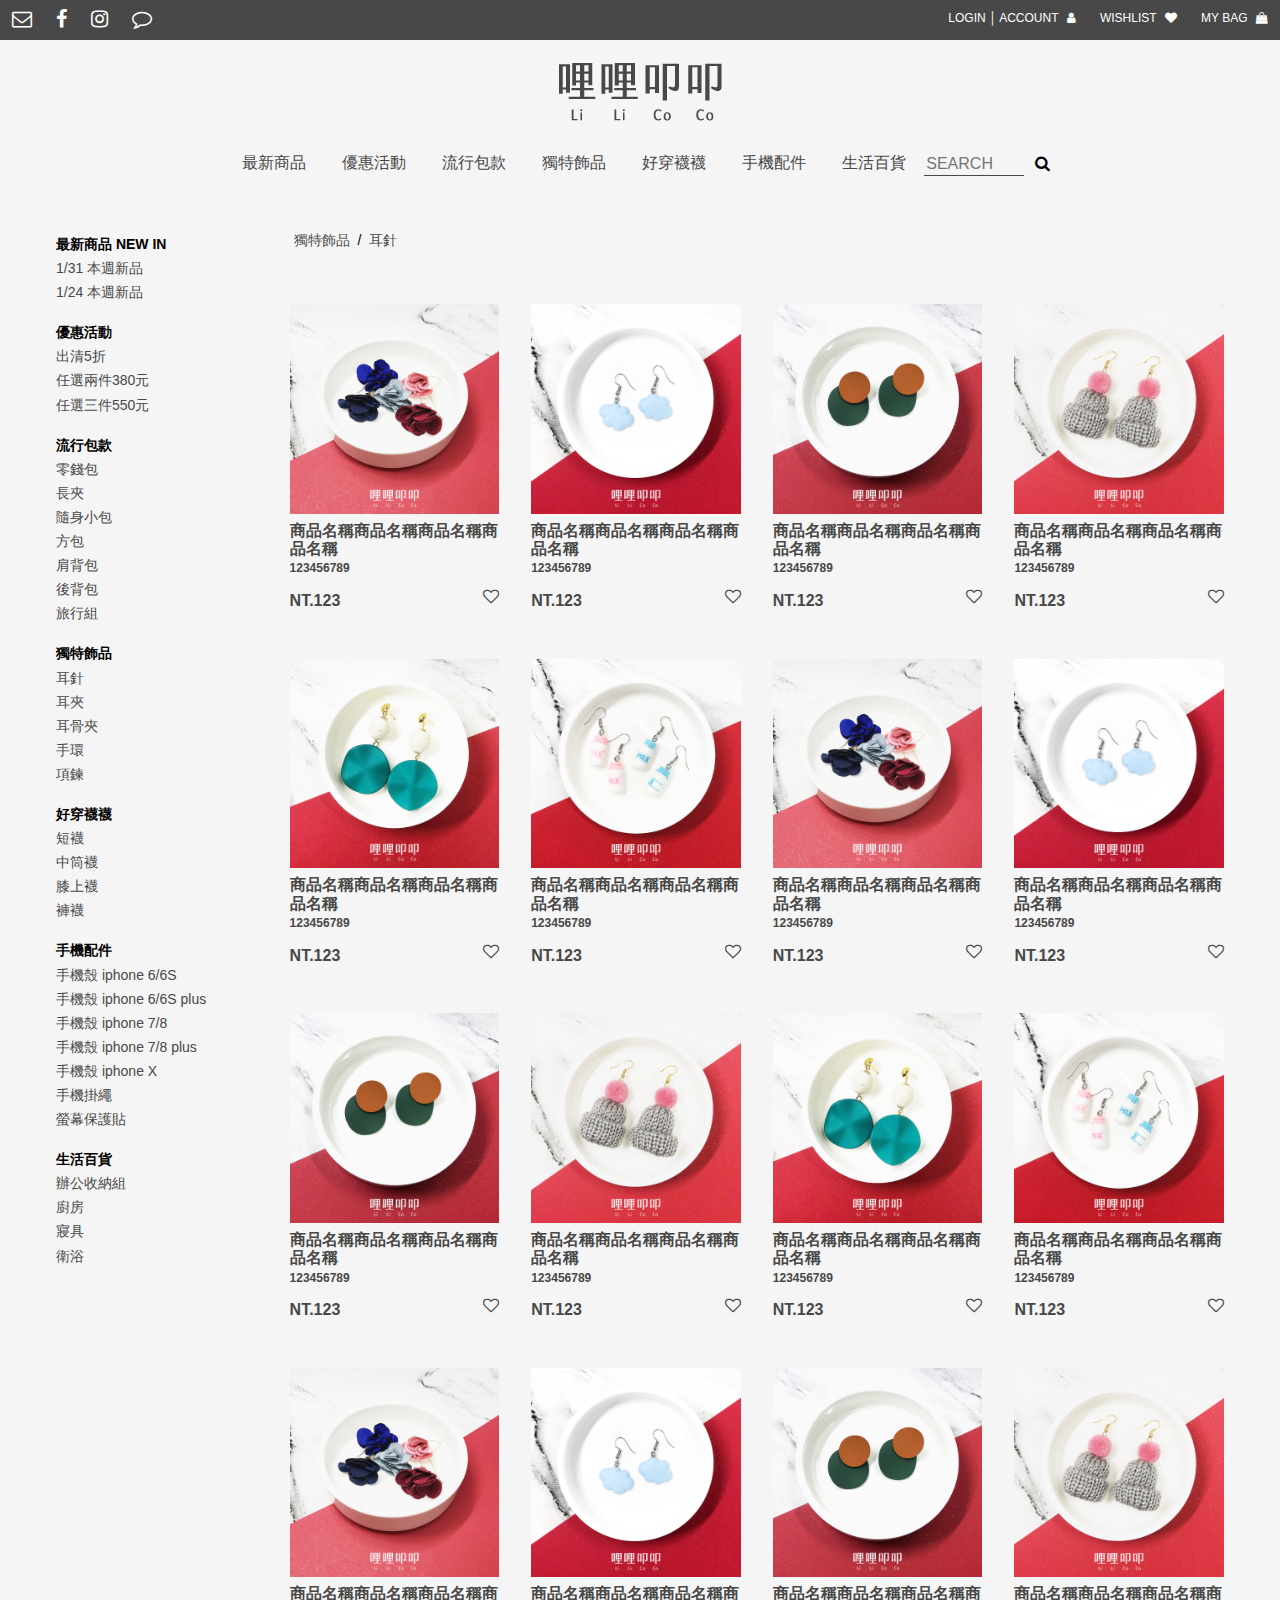
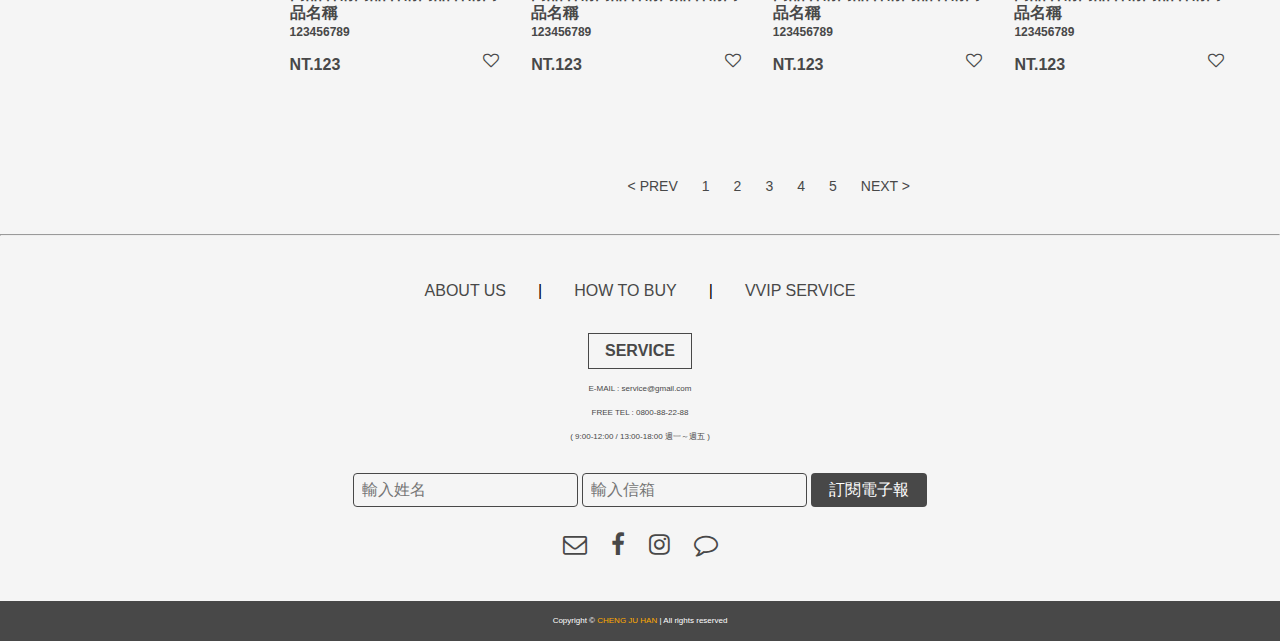
<file: product_list_page.html>
<!DOCTYPE html>
<html lang="en">
<head>
	<meta charset="UTF-8">
	<title>哩哩叩叩</title>
	<meta name="viewport" content="width=device-width; initial-scale=1.0; maximum-scale=1.0; user-scalable=0;">
	<link rel="stylesheet" href="css/normalize.css">
	<link rel="stylesheet" href="css/normalize.css">
	<link rel="stylesheet" href="plugins/owl.carousel/assets/owl.carousel.css">
	<link rel="stylesheet" href="plugins/jquery.fancybox.min.css">
	<link rel="stylesheet" href="plugins/font-awesome-4.7.0/css/font-awesome.min.css">
	<link rel="stylesheet" href="css/product_list_style.css">
	<link rel="shortcut icon" href="image/lilicoco_favicon.ico" type="image/x-icon">
	<link rel="icon" href="image/lilicoco_favicon.ico" type="image/x-icon">

</head>
<body>
	<div class="wrapper">
		<!-- Start header -->
		<div class="header mobile-hidden">
			<div class="navbar">
				<div class="topbar">
						<ul class="follow">
							<li class="follow-item">
								<a href="mailto:minnie32v@gmail.com:?subject=我有問題想問&body=信件內文..."  class="mail follow-item-white">
									<i class="fa fa-envelope-o" aria-hidden="true"></i>
								</a>
							</li>
							<li  class="follow-item">
								<a href="https://www.facebook.com/lilicoco1212/" target="_blank" class="fb follow-item-white">
									<i class="fa fa-facebook" aria-hidden="true"></i>
								</a>
							</li>
							<li  class="follow-item">
								<a href="https://www.instagram.com/lilicoco1212/" target="_blank" class="ig follow-item-white">
									<i class="fa fa-instagram" aria-hidden="true"></i>
								</a>
							</li>
							<li  class="follow-item">
								<a href="#"  class="line follow-item-white">
									<i class="fa fa-comment-o" aria-hidden="true"></i>
								</a>
							</li>
						</ul>
						<ul class="account">
							<li class="account-item">
								<a href="" class="mybag-link link-white">MY BAG</a>
								<a href="" class="mybag-icon account-item-white account-item-gray">
									<i class="fa fa-shopping-bag" aria-hidden="true"></i>
								</a>
							</li>
							<li class="account-item">
								<a href="" class="wishlist-link link-white">WISHLIST</a>
								<a href="" class="wishlist-icon account-item-white account-item-gray">
									<i class="fa fa-heart" aria-hidden="true"></i>
								</a>
							</li>
							<li class="account-item">
								<a href="" class="login-link link-white">LOGIN │ ACCOUNT</a>
								<a href="" class="login-icon account-item-white account-item-gray">
									<i class="fa fa-user" aria-hidden="true"></i>
								</a>
							</li>
						</ul>
				</div>
				<div class="nav">
						<a href="index.html" class="logo logo-moveInUp">哩哩叩叩</a>
						<ul class="menu">
							<li class="menu-item">
								<a href="product_list_page.html">
									<span class="tran_en item-gray">NEW IN</span>
									<span class="tran_tw item-gray">最新商品</span>
								</a>
							</li>
							<li class="menu-item">
								<a href="product_list_page.html">
									<span class="tran_en item-gray">SALE</span>
									<span class="tran_tw item-gray">優惠活動</span>
								</a>
							</li>
							<li class="menu-item">
								<a href="product_list_page.html">
									<span class="tran_en item-gray">BAG</span>
									<span class="tran_tw item-gray">流行包款</span>
								</a>
							</li>
							<li class="menu-item">
								<a href="product_list_page.html">
									<span class="tran_en item-gray">ACCESSORY</span>
									<span class="tran_tw item-gray">獨特飾品</span>
								</a>
							</li>
							<li class="menu-item">
								<a href="product_list_page.html">
									<span class="tran_en item-gray">SOCK</span>
									<span class="tran_tw item-gray">好穿襪襪</span>
								</a>
							</li>
							<li class="menu-item">
								<a href="product_list_page.html">
									<span class="tran_en item-gray">3C</span>
									<span class="tran_tw item-gray">手機配件</span>
								</a>
							</li>
							<li class="menu-item">
								<a href="product_list_page.html">
									<span class="tran_en item-gray">LIFE STYLE</span>
									<span class="tran_tw item-gray">生活百貨</span>
								</a>
							</li>
							<li>
								<form action="">
									<div class="search-box">
										<input type="search" class="form_search" name="search" type="text" placeholder="SEARCH">
										<button class="btn-search"><i class="fa fa-search" aria-hidden="true"></i></button>
								</div>
								</form>	
							</li>
						</ul>
				</div>
			</div>
		</div>
		<!-- end header -->
		<!-- start mobile header -->
		<div class="mobile-header web-hidden">
			<a href="index.html" class="logo">哩哩叩叩</a>
			<ul class="account">
				<li class="account-item">
					<a href="#popup-menu" class="menu-toggle">
						<span></span>
						<span></span>
						<span></span>
					</a>
					<ul id="popup-menu" class="menu">
							<li class="menu-item">
								<form action="">
									<div class="search-box">
										<input type="search" class="form_search" name="search" type="text" placeholder="SEARCH">
										<button class="btn-search"><i class="fa fa-search" aria-hidden="true"></i></button>
								</div>
								</form>	
							</li>
							<li class="menu-item">
								<a href="product_list_page.html">
									<span class="tran_tw item-gray">最新商品</span>
								</a>
							</li>
							<li class="menu-item">
								<a href="product_list_page.html">
									<span class="tran_tw item-gray">優惠活動</span>
								</a>
							</li>
							<li class="menu-item">
								<a href="product_list_page.html">
									<span class="tran_tw item-gray">流行包款</span>
								</a>
							</li>
							<li class="menu-item">
								<a href="product_list_page.html">
									<span class="tran_tw item-gray">獨特飾品</span>
								</a>
							</li>
							<li class="menu-item">
								<a href="product_list_page.html">
									<span class="tran_tw item-gray">好穿襪襪</span>
								</a>
							</li>
							<li class="menu-item">
								<a href="product_list_page.html">
									<span class="tran_tw item-gray">手機配件</span>
								</a>
							</li>
							<li class="menu-item">
								<a href="product_list_page.html">
									<span class="tran_tw item-gray">生活百貨</span>
								</a>
							</li>
							<li class="menu-item">
								<ul class="follow">
									<li class="follow-item"><a href="mailto:minnie32v@gmail.com:?subject=我有問題想問&body=信件內文..."  class="mail follow-item-gray"><i class="fa fa-envelope-o" aria-hidden="true"></i></a>
									</li><li  class="follow-item"><a href=""  class="fb follow-item-gray"><i class="fa fa-facebook" aria-hidden="true"></i></a>
									</li><li  class="follow-item"><a href=""  class="ig follow-item-gray"><i class="fa fa-instagram" aria-hidden="true"></i></a>
									</li><li  class="follow-item"><a href=""  class="line follow-item-gray"><i class="fa fa-comment-o" aria-hidden="true"></i></a></li>
								</ul>
							</li>
							<a href="#!" class="close-btn">
							<span></span>
							<span></span>
							</a>
						</ul>
				</li>
				<li class="account-item">
					<a href="" class="mybag-icon item-gray">
						<h3><i class="fa fa-shopping-bag" aria-hidden="true"></i></h3>
					</a>
				</li>
				<li class="account-item">
					<a href="" class="wishlist-icon item-gray">
						<h3><i class="fa fa-heart" aria-hidden="true"></i></h5>
					</a>
				</li>
				<li class="account-item">
					<a href="" class="login-icon item-gray">
						<h3><i class="fa fa-user" aria-hidden="true"></i></h3>
					</a>
				</li>
			</ul>				
		</div>
		<!-- end mobile header -->
		<!-- start main -->
	<section class="main">
		<div class="container">
				<!-- start sidebar-left -->
				<ul class="sidebar-menu mobile-hidden">
						<li class="sidebar-item">最新商品 NEW IN
							<li class="sidebar-list"><a href="product_list_page.html">1/31 本週新品</a></li>
							<li class="sidebar-list"><a href="product_list_page.html">1/24 本週新品</a></li>
						</li>
						<li class="sidebar-item">優惠活動
							<li class="sidebar-list"><a href="product_list_page.html">出清5折</a></li>
							<li class="sidebar-list"><a href="product_list_page.html">任選兩件380元</a></li>
							<li class="sidebar-list"><a href="product_list_page.html">任選三件550元</a></li>
						</li>
						<li class="sidebar-item">流行包款
							<li class="sidebar-list"><a href="product_list_page.html">零錢包</a></li>
							<li class="sidebar-list"><a href="product_list_page.html">長夾</a></li>
							<li class="sidebar-list"><a href="product_list_page.html">隨身小包</a></li>
							<li class="sidebar-list"><a href="product_list_page.html">方包</a></li>
							<li class="sidebar-list"><a href="product_list_page.html">肩背包</a></li>
							<li class="sidebar-list"><a href="product_list_page.html">後背包</a></li>
							<li class="sidebar-list"><a href="product_list_page.html">旅行組</a></li>
						</li>
						<li class="sidebar-item">獨特飾品
							<li class="sidebar-list"><a href="product_list_page.html">耳針</a></li>
							<li class="sidebar-list"><a href="product_list_page.html">耳夾</a></li>
							<li class="sidebar-list"><a href="product_list_page.html">耳骨夾</a></li>
							<li class="sidebar-list"><a href="product_list_page.html">手環</a></li>
							<li class="sidebar-list"><a href="product_list_page.html">項鍊</a></li>
						</li>
						<li class="sidebar-item">好穿襪襪
							<li class="sidebar-list"><a href="product_list_page.html">短襪</a></li>
							<li class="sidebar-list"><a href="product_list_page.html">中筒襪</a></li>
							<li class="sidebar-list"><a href="product_list_page.html">膝上襪</a></li>
							<li class="sidebar-list"><a href="product_list_page.html">褲襪</a></li>
						</li>
						<li class="sidebar-item">手機配件
							<li class="sidebar-list"><a href="product_list_page.html">手機殼 iphone 6/6S</a></li>
							<li class="sidebar-list"><a href="product_list_page.html">手機殼 iphone 6/6S plus</a></li>
							<li class="sidebar-list"><a href="product_list_page.html">手機殼 iphone 7/8</a></li>
							<li class="sidebar-list"><a href="product_list_page.html">手機殼 iphone 7/8 plus</a></li>
							<li class="sidebar-list"><a href="product_list_page.html">手機殼 iphone X</a></li>
							<li class="sidebar-list"><a href="product_list_page.html">手機掛繩</a></li>
							<li class="sidebar-list"><a href="product_list_page.html">螢幕保護貼</a></li>
						</li>
						<li class="sidebar-item">生活百貨
							<li class="sidebar-list"><a href="product_list_page.html">辦公收納組</a></li>
							<li class="sidebar-list"><a href="product_list_page.html">廚房</a></li>
							<li class="sidebar-list"><a href="product_list_page.html">寢具</a></li>
							<li class="sidebar-list"><a href="product_list_page.html">衛浴</a></li>
						</li>						
				</ul
				><div class="product">
					<div class="product-intro">
						<ul class="product-menu">
							<li class="product-menu-item"><a href="product_list_page.html">獨特飾品</a></li>
							<li class="product-menu-item">/</li>
							<li class="product-menu-item"><a href="product_list_page.html">耳針</a></li>
						</ul>
					</div>
					<div class="product-list">
						<div class="row">
							<div class="product-list-item col-lg-3">
									<a href="product_page.html" class="image-container">
										<div class="image" style="background-image: url('image/product/01.jpg')"></div>
									</a>
									<h5 class="title"><a href="product_page.html">商品名稱商品名稱商品名稱商品名稱</a></h5>
									<h6 class="number">123456789</h6>
									<h5 class="price">NT.123</h5>
									<a href="" class="add-wishlist"><h5><i class="fa fa-heart-o" aria-hidden="true"></i></h5></a>
							</div>
							<div class="product-list-item col-lg-3">
									<a href="product_page.html" class="image-container">
										<div class="image" style="background-image: url('image/product/02.jpg')"></div>
									</a>
									<h5 class="title"><a href="product_page.html">商品名稱商品名稱商品名稱商品名稱</a></h5>
									<h6 class="number">123456789</h6>
									<h5 class="price">NT.123</h5>
									<a href="" class="add-wishlist"><h5><i class="fa fa-heart-o" aria-hidden="true"></i></h5></a>
							</div>
							<div class="product-list-item col-lg-3">
									<a href="product_page.html" class="image-container">
										<div class="image" style="background-image: url('image/product/03.jpg')"></div>
									</a>
									<h5 class="title"><a href="product_page.html">商品名稱商品名稱商品名稱商品名稱</a></h5>
									<h6 class="number">123456789</h6>
									<h5 class="price">NT.123</h5>
									<a href="" class="add-wishlist"><h5><i class="fa fa-heart-o" aria-hidden="true"></i></h5></a>
							</div>
							<div class="product-list-item col-lg-3">
									<a href="product_page.html" class="image-container">
										<div class="image" style="background-image: url('image/product/04.jpg')"></div>
									</a>
									<h5 class="title"><a href="product_page.html">商品名稱商品名稱商品名稱商品名稱</a></h5>
									<h6 class="number">123456789</h6>
									<h5 class="price">NT.123</h5>
									<a href="" class="add-wishlist"><h5><i class="fa fa-heart-o" aria-hidden="true"></i></h5></a>
							</div>
							<div class="product-list-item col-lg-3">
									<a href="product_page.html" class="image-container">
										<div class="image" style="background-image: url('image/product/05.jpg')"></div>
									</a>
									<h5 class="title"><a href="product_page.html">商品名稱商品名稱商品名稱商品名稱</a></h5>
									<h6 class="number">123456789</h6>
									<h5 class="price">NT.123</h5>
									<a href="" class="add-wishlist"><h5><i class="fa fa-heart-o" aria-hidden="true"></i></h5></a>
							</div>
							<div class="product-list-item col-lg-3">
									<a href="product_page.html" class="image-container">
										<div class="image" style="background-image: url('image/product/06.jpg')"></div>
									</a>
									<h5 class="title"><a href="product_page.html">商品名稱商品名稱商品名稱商品名稱</a></h5>
									<h6 class="number">123456789</h6>
									<h5 class="price">NT.123</h5>
									<a href="" class="add-wishlist"><h5><i class="fa fa-heart-o" aria-hidden="true"></i></h5></a>
							</div>
							<div class="product-list-item col-lg-3">
									<a href="product_page.html" class="image-container">
										<div class="image" style="background-image: url('image/product/01.jpg')"></div>
									</a>
									<h5 class="title"><a href="product_page.html">商品名稱商品名稱商品名稱商品名稱</a></h5>
									<h6 class="number">123456789</h6>
									<h5 class="price">NT.123</h5>
									<a href="" class="add-wishlist"><h5><i class="fa fa-heart-o" aria-hidden="true"></i></h5></a>
							</div>
							<div class="product-list-item col-lg-3">
									<a href="product_page.html" class="image-container">
										<div class="image" style="background-image: url('image/product/02.jpg')"></div>
									</a>
									<h5 class="title"><a href="product_page.html">商品名稱商品名稱商品名稱商品名稱</a></h5>
									<h6 class="number">123456789</h6>
									<h5 class="price">NT.123</h5>
									<a href="" class="add-wishlist"><h5><i class="fa fa-heart-o" aria-hidden="true"></i></h5></a>
							</div>
							<div class="product-list-item col-lg-3">
									<a href="product_page.html" class="image-container">
										<div class="image" style="background-image: url('image/product/03.jpg')"></div>
									</a>
									<h5 class="title"><a href="product_page.html">商品名稱商品名稱商品名稱商品名稱</a></h5>
									<h6 class="number">123456789</h6>
									<h5 class="price">NT.123</h5>
									<a href="" class="add-wishlist"><h5><i class="fa fa-heart-o" aria-hidden="true"></i></h5></a>
							</div>
							<div class="product-list-item col-lg-3">
									<a href="product_page.html" class="image-container">
										<div class="image" style="background-image: url('image/product/04.jpg')"></div>
									</a>
									<h5 class="title"><a href="product_page.html">商品名稱商品名稱商品名稱商品名稱</a></h5>
									<h6 class="number">123456789</h6>
									<h5 class="price">NT.123</h5>
									<a href="" class="add-wishlist"><h5><i class="fa fa-heart-o" aria-hidden="true"></i></h5></a>
							</div>
							<div class="product-list-item col-lg-3">
									<a href="product_page.html" class="image-container">
										<div class="image" style="background-image: url('image/product/05.jpg')"></div>
									</a>
									<h5 class="title"><a href="product_page.html">商品名稱商品名稱商品名稱商品名稱</a></h5>
									<h6 class="number">123456789</h6>
									<h5 class="price">NT.123</h5>
									<a href="" class="add-wishlist"><h5><i class="fa fa-heart-o" aria-hidden="true"></i></h5></a>
							</div>
							<div class="product-list-item col-lg-3">
									<a href="product_page.html" class="image-container">
										<div class="image" style="background-image: url('image/product/06.jpg')"></div>
									</a>
									<h5 class="title"><a href="product_page.html">商品名稱商品名稱商品名稱商品名稱</a></h5>
									<h6 class="number">123456789</h6>
									<h5 class="price">NT.123</h5>
									<a href="" class="add-wishlist"><h5><i class="fa fa-heart-o" aria-hidden="true"></i></h5></a>
							</div>
							<div class="product-list-item col-lg-3">
									<a href="product_page.html" class="image-container">
										<div class="image" style="background-image: url('image/product/01.jpg')"></div>
									</a>
									<h5 class="title"><a href="product_page.html">商品名稱商品名稱商品名稱商品名稱</a></h5>
									<h6 class="number">123456789</h6>
									<h5 class="price">NT.123</h5>
									<a href="" class="add-wishlist"><h5><i class="fa fa-heart-o" aria-hidden="true"></i></h5></a>
							</div>
							<div class="product-list-item col-lg-3">
									<a href="product_page.html" class="image-container">
										<div class="image" style="background-image: url('image/product/02.jpg')"></div>
									</a>
									<h5 class="title"><a href="product_page.html">商品名稱商品名稱商品名稱商品名稱</a></h5>
									<h6 class="number">123456789</h6>
									<h5 class="price">NT.123</h5>
									<a href="" class="add-wishlist"><h5><i class="fa fa-heart-o" aria-hidden="true"></i></h5></a>
							</div>
							<div class="product-list-item col-lg-3">
									<a href="product_page.html" class="image-container">
										<div class="image" style="background-image: url('image/product/03.jpg')"></div>
									</a>
									<h5 class="title"><a href="product_page.html">商品名稱商品名稱商品名稱商品名稱</a></h5>
									<h6 class="number">123456789</h6>
									<h5 class="price">NT.123</h5>
									<a href="" class="add-wishlist"><h5><i class="fa fa-heart-o" aria-hidden="true"></i></h5></a>
							</div>
							<div class="product-list-item col-lg-3">
									<a href="product_page.html" class="image-container">
										<div class="image" style="background-image: url('image/product/04.jpg')"></div>
									</a>
									<h5 class="title"><a href="product_page.html">商品名稱商品名稱商品名稱商品名稱</a></h5>
									<h6 class="number">123456789</h6>
									<h5 class="price">NT.123</h5>
									<a href="" class="add-wishlist"><h5><i class="fa fa-heart-o" aria-hidden="true"></i></h5></a>
							</div>
						</div>
					</div>
					<!-- start page -->
					<div class="paging">
						<ul class="paging-menu">
							<li class="menu-item"><a href="product_list_page.html">< PREV</a></li>
							<li class="menu-item"><a href="product_list_page.html">1</a></li>
							<li class="menu-item"><a href="product_list_page.html">2</a></li>
							<li class="menu-item"><a href="product_list_page.html">3</a></li>
							<li class="menu-item"><a href="product_list_page.html">4</a></li>
							<li class="menu-item"><a href="product_list_page.html">5</a></li>
							<li class="menu-item"><a href="product_list_page.html">NEXT ></a></li>
						</ul>
					</div>
					<!-- end page -->
				</div>
				<!-- end product -->
			</div>
		</section>
		<!-- end main -->
		<hr>
		<!-- start footer -->
		<div class="footer">
			<div class="hero">
				<div class="container">
					<ul class="footer-menu">
						<li class="menu-item"><a href="intro_page.html">ABOUT US</a></li>
						<li class="menu-item">|</li>
						<li class="menu-item"><a href="intro_page.html">HOW TO BUY</a></li>
						<li class="menu-item">|</li>
						<li class="menu-item"><a href="intro_page.html">VVIP SERVICE</a></li>
					</ul>
					<div class="footer-intro">
						<h5 class="title">SERVICE</h5>
						<p class="description">
							<a href="mailto:minnie32v@gmail.com:?subject=我有問題想問&body=信件內文...">E-MAIL : service@gmail.com</a><br>
							<a href="tel:0800882288">FREE TEL : 0800-88-22-88</a><br>( 9:00-12:00 / 13:00-18:00 週一～週五 )</p>
							

							<form class="form mobile-hidden" action="http://www.newsleopard.com/mailverify.htm?x=00000000612450ba0161377856e93761" target="popupwindow" method="post" onsubmit="window.open('', 'popupwindow', 'scrollbars=yes,width=350,height=115');return true">
								<!--  id="name" name="name"  -->
								<input class="form_input"  id="name" name="name" type="text" placeholder="輸入姓名">
								<!-- id="mail" name="email" -->
								<input class="form_input" id="mail" name="email" type="email" placeholder="輸入信箱">
								<input class="form_btn btn btn-primary "  type="submit" value="訂閱電子報">
							</form>

							<!-- 電子報功能 -->
							<!-- 複製到上面form的action貼上
							 action="http://www.newsleopard.com/mailverify.htm?x=00000000612450ba0161377856e93761" target="popupwindow" method="post" onsubmit="window.open('', 'popupwindow', 'scrollbars=yes,width=350,height=115');return true" -->


							 <!-- google表單 -->							 
							 <!-- <iframe src="https://docs.google.com/forms/d/e/1FAIpQLSeCWO_80OBS-O2OrJpOKjWsuMyC5j9UN86jxfpBoCGmIqVfsw/viewform?embedded=true" width="100%" height="100%" frameborder="0" marginheight="0" marginwidth="0">載入中…</iframe> -->

						<ul class="follow">
							<li class="follow-item"><a href="mailto:minnie32v@gmail.com:?subject=我有問題想問&body=信件內文..."  class="mail follow-item-gray"><i class="fa fa-envelope-o" aria-hidden="true"></i></a>
							</li><li  class="follow-item"><a href=""  class="fb follow-item-gray"><i class="fa fa-facebook" aria-hidden="true"></i></a>
							</li><li  class="follow-item"><a href=""  class="ig follow-item-gray"><i class="fa fa-instagram" aria-hidden="true"></i></a>
							</li><li  class="follow-item"><a href=""  class="line follow-item-gray"><i class="fa fa-comment-o" aria-hidden="true"></i></a></li>
						</ul>
					</div>
				</div>
			</div>
			<div class="copyright">
				<p>Copyright © <a href="https://minnie32v.github.io/ChengJuHan/" class="copyright-link">CHENG JU HAN</a> | All rights reserved</p>
			</div>
		</div>
		<!-- end footer -->
	</div>

	<!-- js -->
	<script src="plugins/jquery-3.2.1.min.js"></script>
	<script src="plugins/owl.carousel/owl.carousel.min.js"></script>
	<script src="plugins/scrollreveal.min.js"></script>
	<script src="plugins/jquery.fancybox.min.js"></script>
	<script src="plugins/jquery.vide.min.js"></script>
	<script src="plugins/sticky-kit/sticky-kit.min.js"></script>
	<script>
		$('.owl-carousel').owlCarousel({
		    items: 4,
		    margin: 32,
		    loop: true,
		    nav: true,
		    autoplay:true,
  		    autoplayTimeout:1500,
		});

		$(window).scroll(function() {
			var screenheight = $(this).height();
			var scrolledpx = $(this).scrollTop();
			if(scrolledpx >= 100){
				$('.navbar').addClass('active');
			}else{
				$('.navbar').removeClass('active');
			}
			// if(scrolledpx >= 300){
			// 	$('.sidebar-menu').addClass('active');
			// }else{
			// 	$('.sidebar-menu').removeClass('active');
			// }
			
		});

		// JavaScript 進場效果
		// 共用的數值
		window.sr = ScrollReveal({
			// 速度
			duration: 800,
			// 距離
			distance: '100px',
			// 重複播放
			reset: true,
			// 初始定位 origin:'left'
		});
		sr.reveal('.js-moveInUp');
		sr.reveal('.js-moveInRight',{origin:'left'});
		sr.reveal('.js-moveInLeft',{origin:'right'});
		// 進場時間差
		sr.reveal('.event .js-moveInUp',100);
		// sr.reveal('.logo-moveInUp',{
		// 	duration: 800,
		// 	distance: '24px',
		// 	reset: false,
		// 	origin:'bottom',
		// });


		//燈箱效果fancybox option
		$('[data-fancybox]').fancybox({
			buttons : [
			'close'],
		});


		// sidebar滾動
		$(".sidebar-menu").stick_in_parent();

	</script>
</body>

</html>
</file>
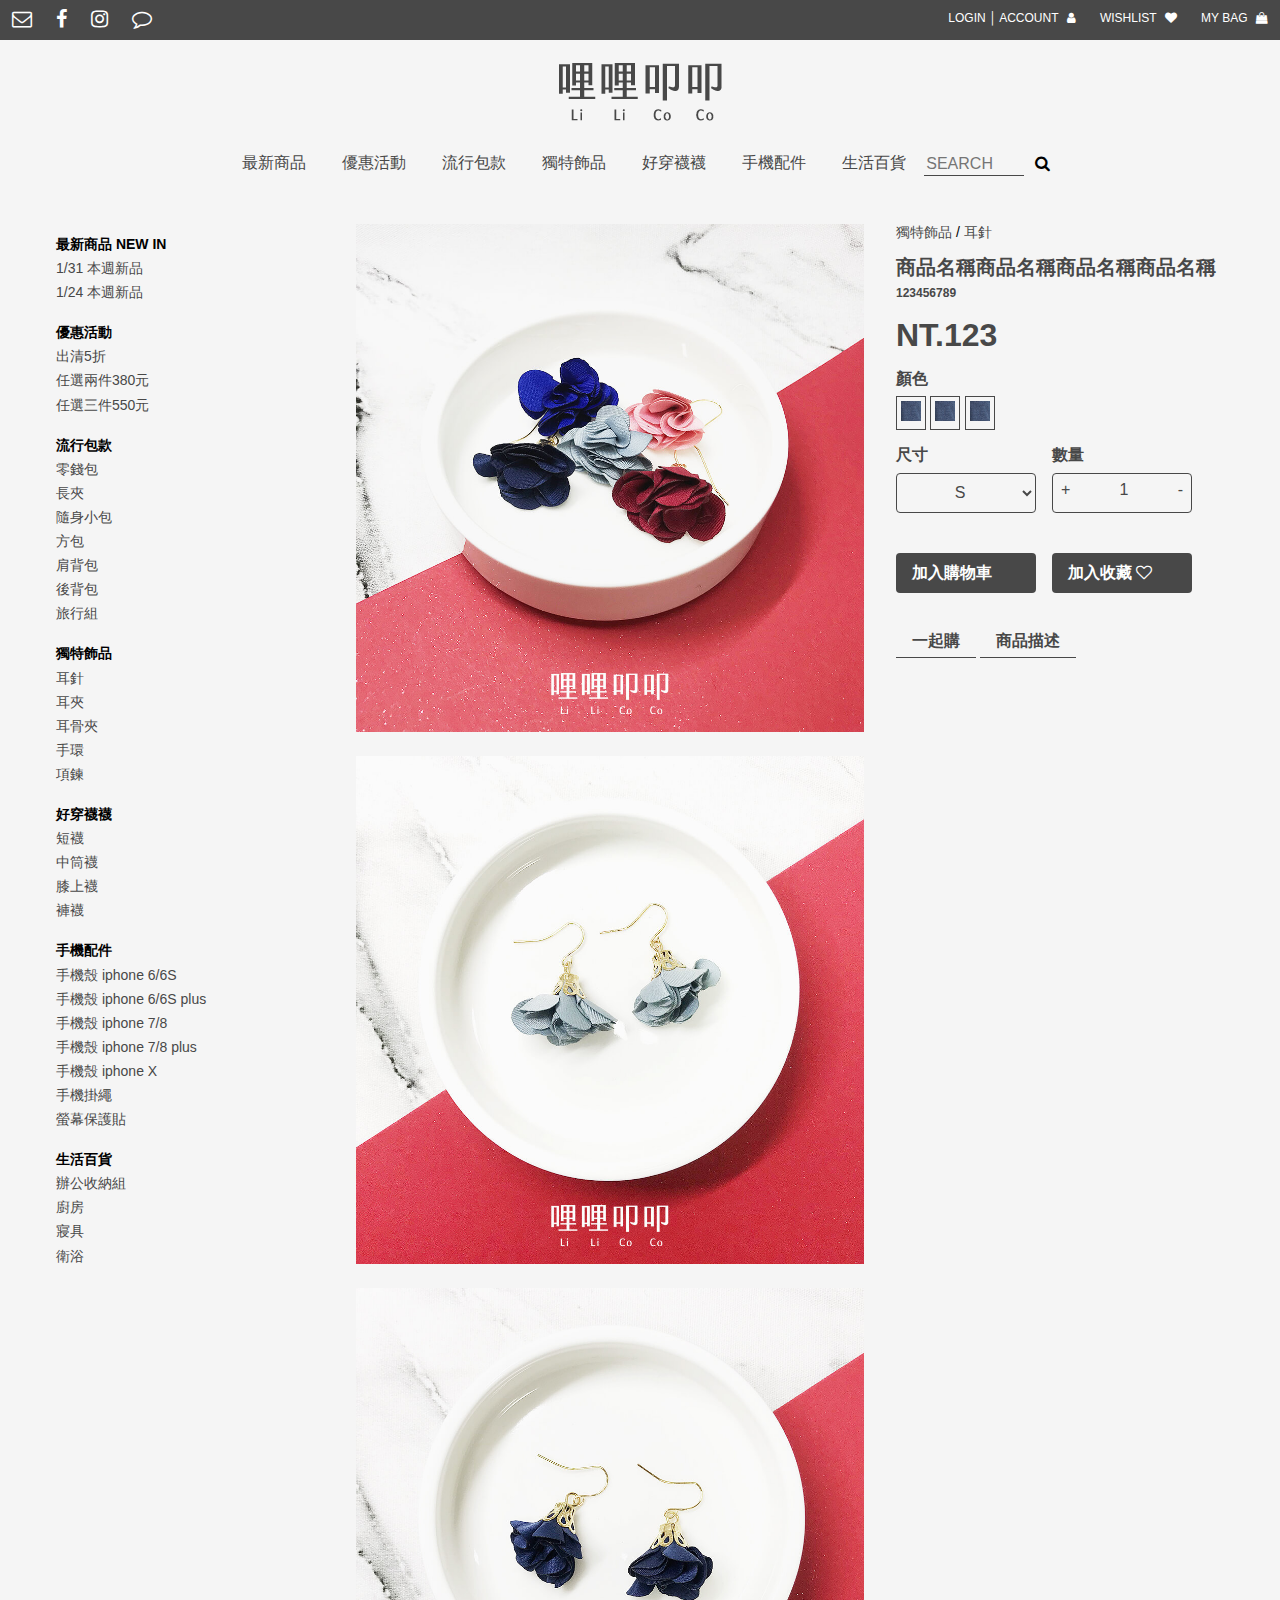
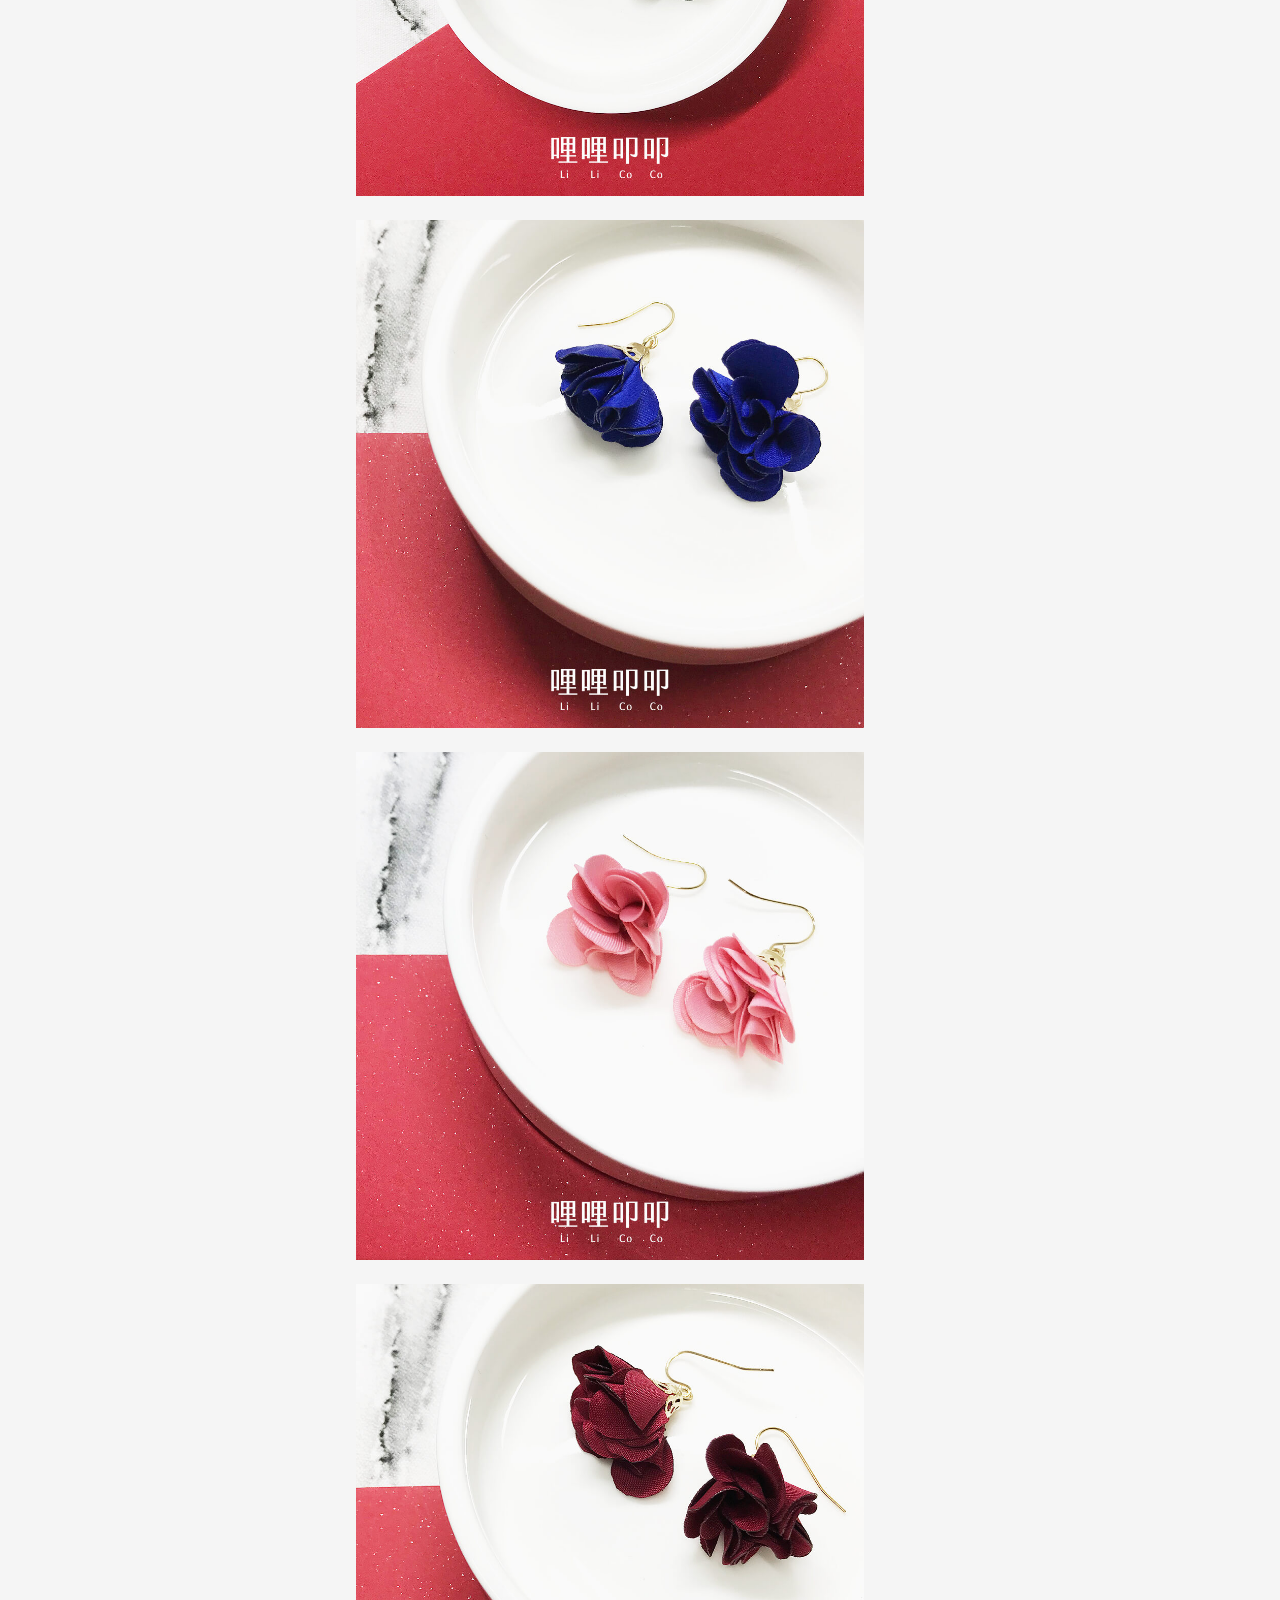
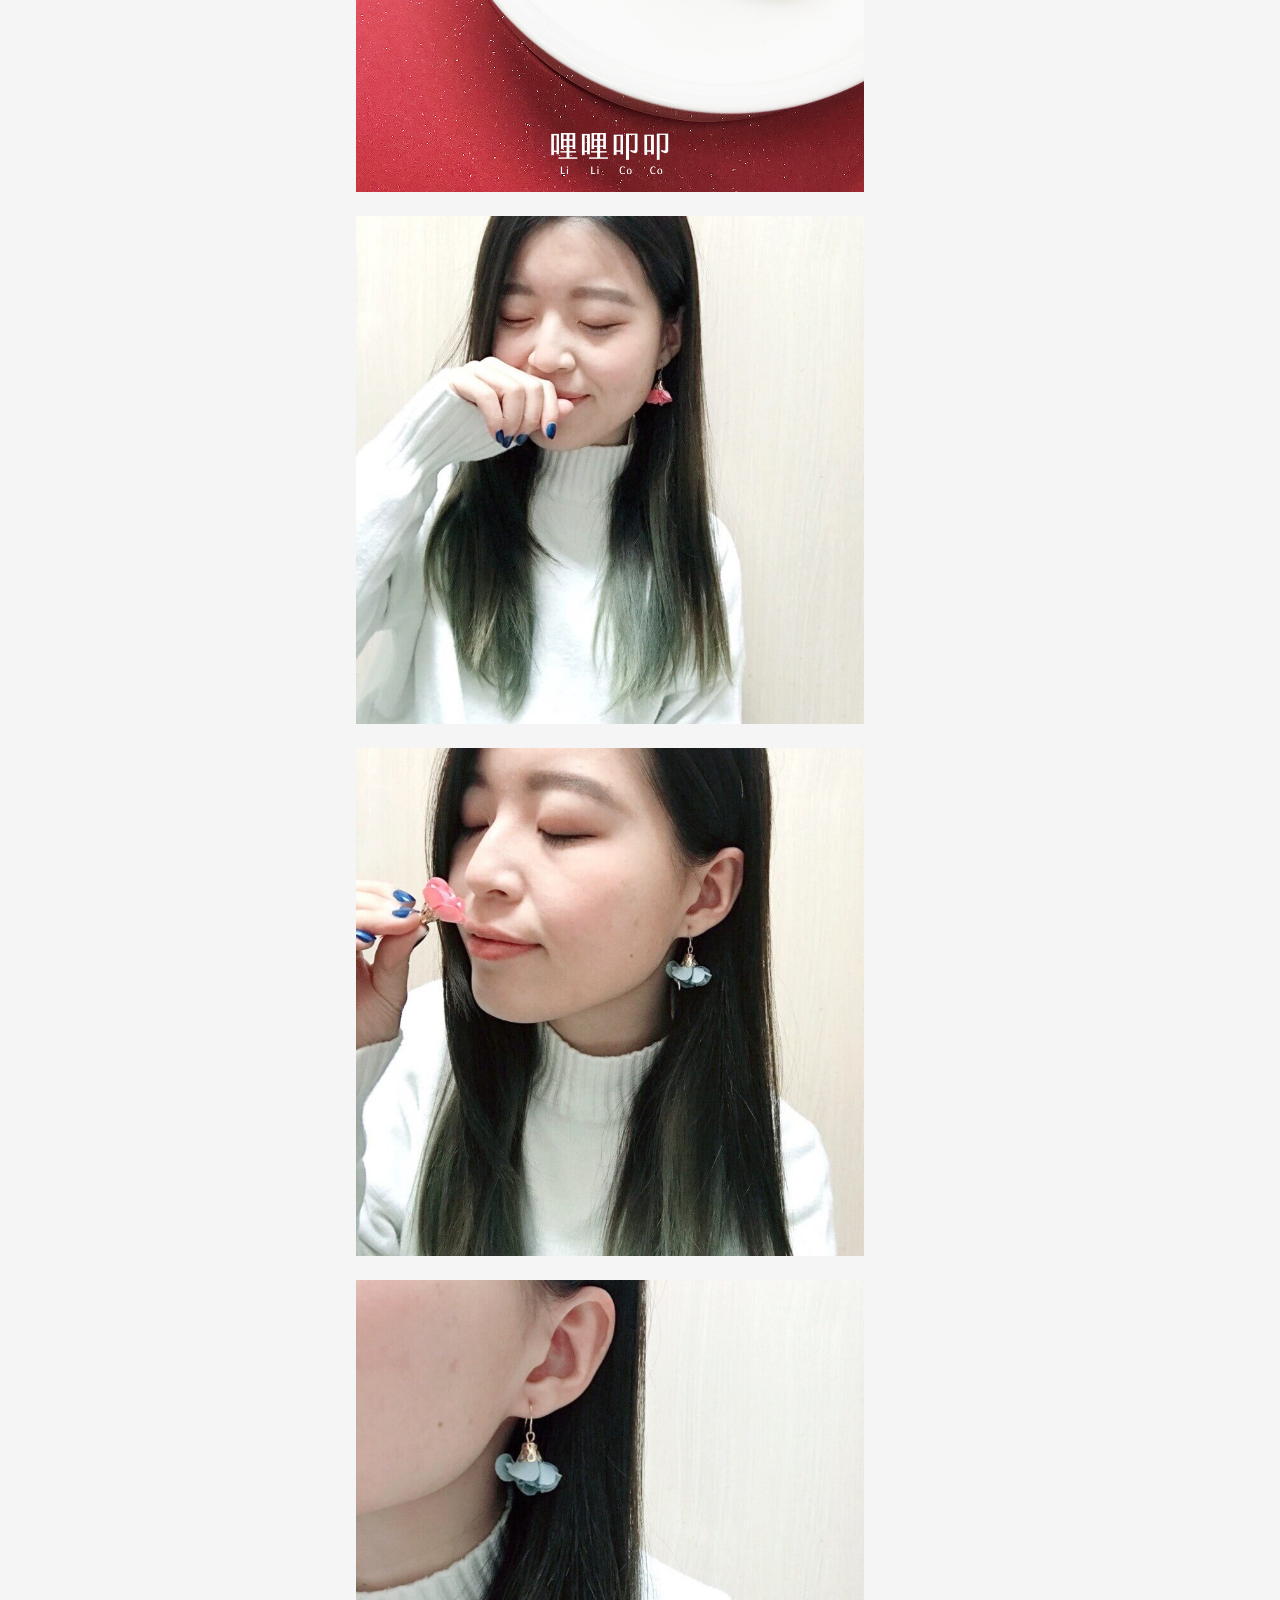
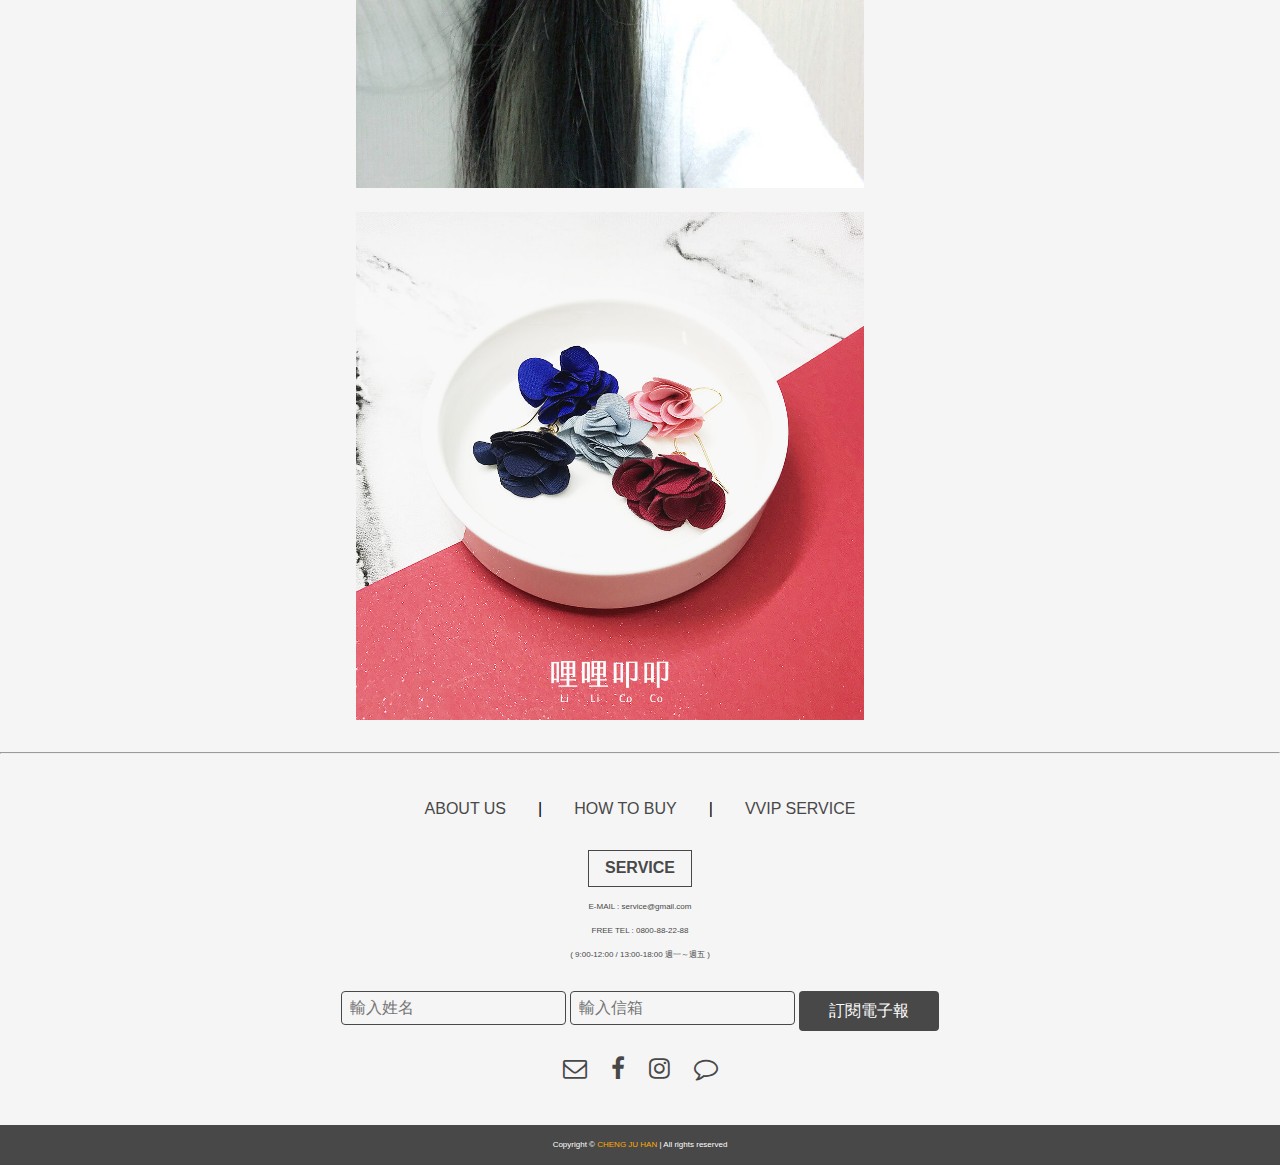
<file: product_page.html>
<!DOCTYPE html>
<html lang="en">
<head>
	<meta charset="UTF-8">
	<title>哩哩叩叩</title>
	<meta name="viewport" content="width=device-width; initial-scale=1.0; maximum-scale=1.0; user-scalable=0;">
	<link rel="stylesheet" href="css/normalize.css">
	<link rel="stylesheet" href="plugins/owl.carousel/assets/owl.carousel.css">
	<link rel="stylesheet" href="plugins/jquery.fancybox.min.css">
	<link rel="stylesheet" href="plugins/font-awesome-4.7.0/css/font-awesome.min.css">
	<link rel="stylesheet" href="css/product_style.css">
	<link rel="shortcut icon" href="image/lilicoco_favicon.ico" type="image/x-icon">
	<link rel="icon" href="image/lilicoco_favicon.ico" type="image/x-icon">

</head>
<body>
	<div class="wrapper">
		<!-- Start header -->
		<div class="header mobile-hidden">
			<div class="navbar">
				<div class="topbar">
						<ul class="follow">
							<li class="follow-item">
								<a href="mailto:minnie32v@gmail.com:?subject=我有問題想問&body=信件內文..."  class="mail follow-item-white">
									<i class="fa fa-envelope-o" aria-hidden="true"></i>
								</a>
							</li>
							<li  class="follow-item">
								<a href="https://www.facebook.com/lilicoco1212/" target="_blank" class="fb follow-item-white">
									<i class="fa fa-facebook" aria-hidden="true"></i>
								</a>
							</li>
							<li  class="follow-item">
								<a href="https://www.instagram.com/lilicoco1212/" target="_blank" class="ig follow-item-white">
									<i class="fa fa-instagram" aria-hidden="true"></i>
								</a>
							</li>
							<li  class="follow-item">
								<a href="#"  class="line follow-item-white">
									<i class="fa fa-comment-o" aria-hidden="true"></i>
								</a>
							</li>
						</ul>
						<ul class="account">
							<li class="account-item">
								<a href="" class="mybag-link link-white">MY BAG</a>
								<a href="" class="mybag-icon account-item-white account-item-gray">
									<i class="fa fa-shopping-bag" aria-hidden="true"></i>
								</a>
							</li>
							<li class="account-item">
								<a href="" class="wishlist-link link-white">WISHLIST</a>
								<a href="" class="wishlist-icon account-item-white account-item-gray">
									<i class="fa fa-heart" aria-hidden="true"></i>
								</a>
							</li>
							<li class="account-item">
								<a href="" class="login-link link-white">LOGIN │ ACCOUNT</a>
								<a href="" class="login-icon account-item-white account-item-gray">
									<i class="fa fa-user" aria-hidden="true"></i>
								</a>
							</li>
						</ul>
				</div>
				<div class="nav">
						<a href="index.html" class="logo logo-moveInUp">哩哩叩叩</a>
						<ul class="menu">
							<li class="menu-item">
								<a href="product_list_page.html">
									<span class="tran_en item-gray">NEW IN</span>
									<span class="tran_tw item-gray">最新商品</span>
								</a>
							</li>
							<li class="menu-item">
								<a href="product_list_page.html">
									<span class="tran_en item-gray">SALE</span>
									<span class="tran_tw item-gray">優惠活動</span>
								</a>
							</li>
							<li class="menu-item">
								<a href="product_list_page.html">
									<span class="tran_en item-gray">BAG</span>
									<span class="tran_tw item-gray">流行包款</span>
								</a>
							</li>
							<li class="menu-item">
								<a href="product_list_page.html">
									<span class="tran_en item-gray">ACCESSORY</span>
									<span class="tran_tw item-gray">獨特飾品</span>
								</a>
							</li>
							<li class="menu-item">
								<a href="product_list_page.html">
									<span class="tran_en item-gray">SOCK</span>
									<span class="tran_tw item-gray">好穿襪襪</span>
								</a>
							</li>
							<li class="menu-item">
								<a href="product_list_page.html">
									<span class="tran_en item-gray">3C</span>
									<span class="tran_tw item-gray">手機配件</span>
								</a>
							</li>
							<li class="menu-item">
								<a href="product_list_page.html">
									<span class="tran_en item-gray">LIFE STYLE</span>
									<span class="tran_tw item-gray">生活百貨</span>
								</a>
							</li>
							<li>
								<form action="">
									<div class="search-box">
										<input type="search" class="form_search" name="search" type="text" placeholder="SEARCH">
										<button class="btn-search"><i class="fa fa-search" aria-hidden="true"></i></button>
								</div>
								</form>	
							</li>
						</ul>
				</div>
			</div>
		</div>
		<!-- end header -->
		<!-- start mobile header -->
		<div class="mobile-header web-hidden">
			<a href="index.html" class="logo">哩哩叩叩</a>
			<ul class="account">
				<li class="account-item">
					<a href="#popup-menu" class="menu-toggle">
						<span></span>
						<span></span>
						<span></span>
					</a>
					<ul id="popup-menu" class="menu">
							<li class="menu-item">
								<form action="">
									<div class="search-box">
										<input type="search" class="form_search" name="search" type="text" placeholder="SEARCH">
										<button class="btn-search"><i class="fa fa-search" aria-hidden="true"></i></button>
								</div>
								</form>	
							</li>
							<li class="menu-item">
								<a href="product_list_page.html">
									<span class="tran_tw item-gray">最新商品</span>
								</a>
							</li>
							<li class="menu-item">
								<a href="product_list_page.html">
									<span class="tran_tw item-gray">優惠活動</span>
								</a>
							</li>
							<li class="menu-item">
								<a href="product_list_page.html">
									<span class="tran_tw item-gray">流行包款</span>
								</a>
							</li>
							<li class="menu-item">
								<a href="product_list_page.html">
									<span class="tran_tw item-gray">獨特飾品</span>
								</a>
							</li>
							<li class="menu-item">
								<a href="product_list_page.html">
									<span class="tran_tw item-gray">好穿襪襪</span>
								</a>
							</li>
							<li class="menu-item">
								<a href="product_list_page.html">
									<span class="tran_tw item-gray">手機配件</span>
								</a>
							</li>
							<li class="menu-item">
								<a href="product_list_page.html">
									<span class="tran_tw item-gray">生活百貨</span>
								</a>
							</li>
							<li class="menu-item">
								<ul class="follow">
									<li class="follow-item"><a href="mailto:minnie32v@gmail.com:?subject=我有問題想問&body=信件內文..."  class="mail follow-item-gray"><i class="fa fa-envelope-o" aria-hidden="true"></i></a>
									</li><li  class="follow-item"><a href=""  class="fb follow-item-gray"><i class="fa fa-facebook" aria-hidden="true"></i></a>
									</li><li  class="follow-item"><a href=""  class="ig follow-item-gray"><i class="fa fa-instagram" aria-hidden="true"></i></a>
									</li><li  class="follow-item"><a href=""  class="line follow-item-gray"><i class="fa fa-comment-o" aria-hidden="true"></i></a></li>
								</ul>
							</li>
							<a href="#!" class="close-btn">
							<span></span>
							<span></span>
							</a>
						</ul>
				</li>
				<li class="account-item">
					<a href="" class="mybag-icon item-gray">
						<h3><i class="fa fa-shopping-bag" aria-hidden="true"></i></h3>
					</a>
				</li>
				<li class="account-item">
					<a href="" class="wishlist-icon item-gray">
						<h3><i class="fa fa-heart" aria-hidden="true"></i></h5>
					</a>
				</li>
				<li class="account-item">
					<a href="" class="login-icon item-gray">
						<h3><i class="fa fa-user" aria-hidden="true"></i></h3>
					</a>
				</li>
			</ul>				
		</div>
		<!-- end mobile header -->
		<!-- start main -->
		<section class="main">
			<div class="container">
				<!-- start sidebar-left -->
				<div class="row">
					<ul class="col-lg-3 sidebar-menu mobile-hidden">
							<li class="sidebar-item">最新商品 NEW IN
								<li class="sidebar-list"><a href="product_list_page.html">1/31 本週新品</a></li>
								<li class="sidebar-list"><a href="product_list_page.html">1/24 本週新品</a></li>
							</li>
							<li class="sidebar-item">優惠活動
								<li class="sidebar-list"><a href="product_list_page.html">出清5折</a></li>
								<li class="sidebar-list"><a href="product_list_page.html">任選兩件380元</a></li>
								<li class="sidebar-list"><a href="product_list_page.html">任選三件550元</a></li>
							</li>
							<li class="sidebar-item">流行包款
								<li class="sidebar-list"><a href="product_list_page.html">零錢包</a></li>
								<li class="sidebar-list"><a href="product_list_page.html">長夾</a></li>
								<li class="sidebar-list"><a href="product_list_page.html">隨身小包</a></li>
								<li class="sidebar-list"><a href="product_list_page.html">方包</a></li>
								<li class="sidebar-list"><a href="product_list_page.html">肩背包</a></li>
								<li class="sidebar-list"><a href="product_list_page.html">後背包</a></li>
								<li class="sidebar-list"><a href="product_list_page.html">旅行組</a></li>
							</li>
							<li class="sidebar-item">獨特飾品
								<li class="sidebar-list"><a href="product_list_page.html">耳針</a></li>
								<li class="sidebar-list"><a href="product_list_page.html">耳夾</a></li>
								<li class="sidebar-list"><a href="product_list_page.html">耳骨夾</a></li>
								<li class="sidebar-list"><a href="product_list_page.html">手環</a></li>
								<li class="sidebar-list"><a href="product_list_page.html">項鍊</a></li>
							</li>
							<li class="sidebar-item">好穿襪襪
								<li class="sidebar-list"><a href="product_list_page.html">短襪</a></li>
								<li class="sidebar-list"><a href="product_list_page.html">中筒襪</a></li>
								<li class="sidebar-list"><a href="product_list_page.html">膝上襪</a></li>
								<li class="sidebar-list"><a href="product_list_page.html">褲襪</a></li>
							</li>
							<li class="sidebar-item">手機配件
								<li class="sidebar-list"><a href="product_list_page.html">手機殼 iphone 6/6S</a></li>
								<li class="sidebar-list"><a href="product_list_page.html">手機殼 iphone 6/6S plus</a></li>
								<li class="sidebar-list"><a href="product_list_page.html">手機殼 iphone 7/8</a></li>
								<li class="sidebar-list"><a href="product_list_page.html">手機殼 iphone 7/8 plus</a></li>
								<li class="sidebar-list"><a href="product_list_page.html">手機殼 iphone X</a></li>
								<li class="sidebar-list"><a href="product_list_page.html">手機掛繩</a></li>
								<li class="sidebar-list"><a href="product_list_page.html">螢幕保護貼</a></li>
							</li>
							<li class="sidebar-item">生活百貨
								<li class="sidebar-list"><a href="product_list_page.html">辦公收納組</a></li>
								<li class="sidebar-list"><a href="product_list_page.html">廚房</a></li>
								<li class="sidebar-list"><a href="product_list_page.html">寢具</a></li>
								<li class="sidebar-list"><a href="product_list_page.html">衛浴</a></li>
							</li>
					</ul>
					<div class="col-lg-9 product">
						<div class="product-intro row">
							<div class="product-list">
								<div class="product-list-item col-1-4 web-right">
										<ul class="product-menu">
											<li class="product-menu-item"><a href="product_list_page.html">獨特飾品</a></li>
											<li class="product-menu-item">/</li>
											<li class="product-menu-item"><a href="product_list_page.html">耳針</a></li>
										</ul>
										<h4 class="title"><a href="#">商品名稱商品名稱商品名稱商品名稱</a></h4>
										<h6 class="number">123456789</h6>
										<h2 class="price">NT.123</h2>
										<div class="color">
											<h5>顏色</h5>
											<a href="" class="btn-color">
												<img class="color-item" src="image/color01.jpg" alt="">
											</a>
											<a href="" class="btn-color">
												<img class="color-item" src="image/color01.jpg" alt="">
											</a>
											<a href="" class="btn-color">
												<img class="color-item" src="image/color01.jpg" alt="">
											</a>
										</div>

										<div class="size">
											<h5>尺寸</h5>
											<select name="county" class="size-item btn btn-secondary">
												<option value="" class="size-text">S</option>
												<option value="" class="size-text">M</option>
												<option value="" class="size-text">L</option>
											</select>
										</div
										><div class="quantity">
											<h5>數量</h5>
											<a href="" class="quantity-item btn btn-secondary">
											<span class="quantity-plus">+</span>
											<span class="quantity-number">1</span>
											<span class="quantity-less">-</span>
										</a>
										</div
										><div class="add">
											<a href="" class="add-cart btn btn-primary">
												<h5 class="btn">加入購物車</h5>
											</a
											><a href="" class="add-wishlist btn btn-primary">
												<h5 class="btn">加入收藏 <i class="fa fa-heart-o" aria-hidden="true"></i></h5>
											</a>
										</div
										><div class="p-description">
											<a href="" class="">
												<h5 class="btn-gray-line">一起購</h5>
											</a
											><a href="" class=""">
												<h5 class="btn-gray-line">商品描述</h5>
											</a>
										</div>
								</div>
								<div class="col-3-4 web-left">
									<a href="image/product/01/01.jpg" data-fancybox="group" class="image-container product-image">
									<div class="image" style="background-image: url('image/product/01/01.jpg');"></div>
									</a>
									<a href="image/product/01/02.jpg" data-fancybox="group" class="image-container product-image">
									<div class="image" style="background-image: url('image/product/01/02.jpg');"></div>
									</a>
									<a href="image/product/01/03.jpg" data-fancybox="group" class="image-container product-image">
									<div class="image" style="background-image: url('image/product/01/03.jpg');"></div>
									</a>
									<a href="image/product/01/04.jpg" data-fancybox="group" class="image-container product-image">
									<div class="image" style="background-image: url('image/product/01/04.jpg');"></div>
									</a>
									<a href="image/product/01/05.jpg" data-fancybox="group" class="image-container product-image">
									<div class="image" style="background-image: url('image/product/01/05.jpg');"></div>
									</a>
									<a href="image/product/01/06.jpg" data-fancybox="group" class="image-container product-image">
									<div class="image" style="background-image: url('image/product/01/06.jpg');"></div>
									</a>
									<a href="image/product/01/07.jpg" data-fancybox="group" class="image-container product-image">
									<div class="image" style="background-image: url('image/product/01/07.jpg');"></div>
									</a>
									<a href="image/product/01/08.jpg" data-fancybox="group" class="image-container product-image">
									<div class="image" style="background-image: url('image/product/01/08.jpg');"></div>
									</a>
									<a href="image/product/01/09.jpg" data-fancybox="group" class="image-container product-image">
									<div class="image" style="background-image: url('image/product/01/09.jpg');"></div>
									</a>
									<a href="image/product/01/10.jpg" data-fancybox="group" class="image-container product-image">
									<div class="image" style="background-image: url('image/product/01/10.jpg');"></div>
									</a>
								</div>
							</div>
						</div>
						
					</div>
				</div>
				<!-- end product -->
			</div>
		</section>
		<!-- end main -->
		<hr>
		<!-- start footer -->
		<div class="footer">
			<div class="hero">
				<div class="container">
					<ul class="footer-menu">
						<li class="menu-item"><a href="intro_page.html">ABOUT US</a></li>
						<li class="menu-item">|</li>
						<li class="menu-item"><a href="intro_page.html">HOW TO BUY</a></li>
						<li class="menu-item">|</li>
						<li class="menu-item"><a href="intro_page.html">VVIP SERVICE</a></li>
					</ul>
					<div class="footer-intro">
						<h5 class="title">SERVICE</h5>
						<p class="description">
							<a href="mailto:minnie32v@gmail.com:?subject=我有問題想問&body=信件內文...">E-MAIL : service@gmail.com</a><br>
							<a href="tel:0800882288">FREE TEL : 0800-88-22-88</a><br>( 9:00-12:00 / 13:00-18:00 週一～週五 )</p>
							

							<form class="form mobile-hidden" action="http://www.newsleopard.com/mailverify.htm?x=00000000612450ba0161377856e93761" target="popupwindow" method="post" onsubmit="window.open('', 'popupwindow', 'scrollbars=yes,width=350,height=115');return true">
								<!--  id="name" name="name"  -->
								<input class="form_input"  id="name" name="name" type="text" placeholder="輸入姓名">
								<!-- id="mail" name="email" -->
								<input class="form_input" id="mail" name="email" type="email" placeholder="輸入信箱">
								<input class="form_btn btn btn-primary "  type="submit" value="訂閱電子報">
							</form>

							<!-- 電子報功能 -->
							<!-- 複製到上面form的action貼上
							 action="http://www.newsleopard.com/mailverify.htm?x=00000000612450ba0161377856e93761" target="popupwindow" method="post" onsubmit="window.open('', 'popupwindow', 'scrollbars=yes,width=350,height=115');return true" -->


							 <!-- google表單 -->							 
							 <!-- <iframe src="https://docs.google.com/forms/d/e/1FAIpQLSeCWO_80OBS-O2OrJpOKjWsuMyC5j9UN86jxfpBoCGmIqVfsw/viewform?embedded=true" width="100%" height="100%" frameborder="0" marginheight="0" marginwidth="0">載入中…</iframe> -->

						<ul class="follow">
							<li class="follow-item"><a href="mailto:minnie32v@gmail.com:?subject=我有問題想問&body=信件內文..."  class="mail follow-item-gray"><i class="fa fa-envelope-o" aria-hidden="true"></i></a>
							</li><li  class="follow-item"><a href=""  class="fb follow-item-gray"><i class="fa fa-facebook" aria-hidden="true"></i></a>
							</li><li  class="follow-item"><a href=""  class="ig follow-item-gray"><i class="fa fa-instagram" aria-hidden="true"></i></a>
							</li><li  class="follow-item"><a href=""  class="line follow-item-gray"><i class="fa fa-comment-o" aria-hidden="true"></i></a></li>
						</ul>
					</div>
				</div>
			</div>
			<div class="copyright">
				<p>Copyright © <a href="https://minnie32v.github.io/ChengJuHan/" class="copyright-link">CHENG JU HAN</a> | All rights reserved</p>
			</div>
		</div>
		<!-- end footer -->
	</div>

	<!-- js -->
	<script src="plugins/jquery-3.2.1.min.js"></script>
	<script src="plugins/owl.carousel/owl.carousel.min.js"></script>
	<script src="plugins/scrollreveal.min.js"></script>
	<script src="plugins/jquery.fancybox.min.js"></script>
	<script src="plugins/jquery.vide.min.js"></script>
	<script src="plugins/sticky-kit/sticky-kit.min.js"></script>
	<script>
		$('.owl-carousel').owlCarousel({
		    items: 4,
		    margin: 32,
		    loop: true,
		    nav: true,
		    autoplay:true,
  		    autoplayTimeout:1500,
		});

		$(window).scroll(function() {
			var screenheight = $(this).height();
			var scrolledpx = $(this).scrollTop();
			if(scrolledpx >= 100){
				$('.navbar').addClass('active');
			}else{
				$('.navbar').removeClass('active');
			}
			if(scrolledpx >= screenheight / 2){
				$('.sidebar-menu').addClass('active');
			}else{
				$('.sidebar-menu').removeClass('active');
			}
			
		});

		// JavaScript 進場效果
		// 共用的數值
		window.sr = ScrollReveal({
			// 速度
			duration: 800,
			// 距離
			distance: '100px',
			// 重複播放
			reset: true,
			// 初始定位 origin:'left'
		});
		sr.reveal('.js-moveInUp');
		sr.reveal('.js-moveInRight',{origin:'left'});
		sr.reveal('.js-moveInLeft',{origin:'right'});
		// 進場時間差
		sr.reveal('.event .js-moveInUp',100);
		// sr.reveal('.logo-moveInUp',{
		// 	duration: 800,
		// 	distance: '24px',
		// 	reset: false,
		// 	origin:'bottom',
		// });


		//燈箱效果fancybox option
		$('[data-fancybox]').fancybox({
			buttons : [
			// 'slideShow',
        	// 'fullScreen',
        	'thumbs',
            'share',
       		//'download',
     		//'zoom',
        	'close'],
		});

		// sidebar滾動
		$(".sidebar-menu").stick_in_parent();


	</script>
</body>

</html>
</file>
<file: css/lilicoco_index_style.css>
/*------------------------------------*\
    Base
\*------------------------------------*/
*{
-webkit-box-sizing: border-box;
        box-sizing: border-box;
position:relative;
/*border: 1px solid #000;*/
}

html,body{
height:100%;
width:100%;
font-family:"微軟正黑體", Arial ;
background-color: #f5f5f5;
}

h1,h2,h3,h4,h5,h6,p{
/*預設瀏覽器會有margin:10px要先歸零*/
margin:0px;
padding:0px;
color: #484848;
font-family:"微軟正黑體", Arial ;
}

h1{
	font-size: 40px;
}
h2{
	font-size: 32px;
}
h3{
	font-size: 24px;
}
h4{
	font-size: 20px;
}
h5{
	font-size: 16px;
}
h6{
	font-size: 12px;
}
p{
	font-size: 8px;
}



ul{
	list-style: none;
	margin: 0;
	padding: 0;
}

a{
text-decoration: none;
color: #484848;
font-family:"微軟正黑體", Arial ;
}


/*------------------------------------*\
    Layout
\*------------------------------------*/
.web-hidden{
		display: none;
		opacity: 0;
		visibility: hidden;
	}

@media (max-width: 1024px) {
	.mobile-hidden{
		display: none!important;
		opacity: 0;
		visibility: hidden;
	}
	.web-hidden{
		display: block;
		opacity: 1;
		visibility: visible;
	}
}



.wrapper{
height:100%;
}

.clearfix{
display: block;
clear: both;
height: 0px;
visibility: hidden;
}


/* hero */
.hero{
	padding: 30px 0;
}

/* container */
.container{
	max-width: 1200px;
	margin: 0 auto;
	padding: 0 16px;
}

.container:after{
	content: "";
	display: block;
	clear: both;
}


@media (max-width: 1024px) {
	.container{
	max-width: 95%;
	margin: 0 auto;
	padding: 0 16px;
}

	.container:after{
		content: "";
		display: block;
		clear: both;
	}
}


.row{
	margin: 0 -16px;
}
.row:after{
	content: "";
	display: block;
	clear: both;
}
.col-lg-6,.col-lg-4,.col-lg-3{
	float: left;
	padding: 0 16px;
}
.col-lg-6{
	width: 50%;
	margin: 16px 0;
}

@media (max-width: 1024px){
	.col-lg-6{
		width: 100%;
		margin: 16px 0;
	}
}
.col-lg-4{
	width: 33.33333%;
}
.col-lg-3{
	width: 25%;
}


/*------------------------------------*\
    Module
\*------------------------------------*/


/* btn */
.btn{
	display: inline-block;
	vertical-align: top;
	line-height: 24px;
	padding: 4px 16px;
	border-radius: 4px;
	color: #fff;
	/*游標變成手指頭*/
	cursor: pointer;
	font-family:"微軟正黑體", Arial ;
}
.btn.btn-primary{
	line-height: 22px;
	padding: 4px 16px;
	background-color: #484848;
	-webkit-transition: all 0.3s;
	-o-transition: all 0.3s;
	transition: all 0.3s;
	border-color: rgba(0,0,0,0);
}
.btn.btn-primary:hover{
	line-height: 22px;
	padding: 4px 16px;
	background-color: #000;
	border-color: rgba(0,0,0,0);
}
.btn.btn-secondary{
	border: 1px solid #484848;
	color: #484848;
}
.btn.btn-lg{
	padding: 8px 32px;
}
.btn-center{
	text-align: center;
}
.btn-center .btn{
	margin: 0 12px;
}




/* image-container */
.image-container{
	width: 100%;
	display: block;
}

.image-container:before{
	content: "";
	display: block;
	width: 100%;
	padding-top: 100%;
}

.image-container .image{
	position: absolute;
	top: 0;
	left: 0;
	width: 100%;
	height: 100%;
	background-size: cover;
	background-repeat: no-repeat;
	background-position: center;
}


	/* m-container */
	.m-container{
		width: 100%;
		display: block;
	}

	.m-container:before{
		content: "";
		display: block;
		width: 100%;
		padding-top: 100%;
	}

	.m-container .image{
		position: absolute;
		top: 0;
		left: 0;
		width: 100%;
		height: 100%;
		background-size: cover;
		background-repeat: no-repeat;
		background-position: center;
	}



/*header*/
.header{
	position: fixed;
	width: 100%;
	z-index: 100;
	background-color: #f5f5f5;
}


/*-----------------------*\
	start mobile header
\*-----------------------*/
.mobile-header{
	position: fixed;
	width: 100%;
	z-index: 100;
	background-color: #f5f5f5;
	height: 60px;
}

.mobile-header .account-item{
	padding-top: 16px;
}

.mobile-header .menu .menu-item{
	width: 100%;
	margin-bottom: 32px;
}

.mobile-header .menu .menu-item .follow{
	display: -webkit-box;
	display: -ms-flexbox;
	display: flex;
	-webkit-box-pack: center;
	    -ms-flex-pack: center;
	        justify-content: center;
}

@media (max-width: 1024px){
	#popup-menu{
		opacity: 0;
		visibility: hidden;
		-webkit-transition: all 0.3s;
		-o-transition: all 0.3s;
		transition: all 0.3s;
		position: fixed;
		right: 0;
		top: 0;
		width: 60%;
		height: 100%;
		background-color: #f5f5f5;
		-webkit-box-orient: vertical;
		-webkit-box-direction: normal;
		    -ms-flex-direction: column;
		        flex-direction: column;
	}
	#popup-menu:target{
		opacity: 1;
		visibility: visible;
	}
}


/* menu-toggle */
.menu-toggle{
	display: none;
	width: 40px;
	height: 40px;
	/*display: inline-block;*/
	float: right;
	padding: 4px 8px;
	/*margin-top: 8px;*/
}
@media (max-width: 1024px){
	.menu-toggle{
		display: inline-block;
	}
}
.menu-toggle span{
	display: block;
	height: 4px;
	background-color: #484848;
	margin-bottom: 4px;
}

/* close btn */
.close-btn{
	display: none;
	width: 40px;
	height: 40px;
	position: absolute;
	right: 12px;
	top: 8px;
}
@media(max-width: 1024px){
	.close-btn{
		display: block;
	}
}
.close-btn span{
	display: block;
	width: 32px;
	height: 4px;
	background-color: #484848;

	position: absolute;
	top: 50%;
	left: 50%;
}
.close-btn span:nth-child(1){
	-webkit-transform: translate(-50%,-50%) rotate(45deg);
	    -ms-transform: translate(-50%,-50%) rotate(45deg);
	        transform: translate(-50%,-50%) rotate(45deg);
}
.close-btn span:nth-child(2){
	-webkit-transform: translate(-50%,-50%) rotate(-45deg);
	    -ms-transform: translate(-50%,-50%) rotate(-45deg);
	        transform: translate(-50%,-50%) rotate(-45deg);
}



/*--------------------*\
	end mobile header
\*--------------------*/



.navbar{
	height: 180px;
	-webkit-transition: all 0.3s;
	-o-transition: all 0.3s;
	transition: all 0.3s;
}
.navbar.active{
	height: 40px;
}

/*topbar*/
.topbar{
	background-color: #484848;
	height: 40px;
	-webkit-transition: all 0.3s;
	-o-transition: all 0.3s;
	transition: all 0.3s;
}
.navbar.active .topbar{
	height: 0;
}

.navbar.active .follow{
	display: none;
}


.follow-item{
	float: left;
	padding: 4px;
	margin: 4px 8px;
}
.follow-item:after{
	content: "";
	display: block;
	clear: both;
}

.account{
	position: absolute;
	display: inline-block;
	vertical-align: top;
	right: 0;
}

.navbar.active .account{
	position: fixed;
	top: 0;
	right: 0;
	z-index: 101;
}

.account-item{
	float: right;
	padding: 4px;
	margin: 4px 8px;
}

.account-item:after{
	content: "";
	display: block;
	clear: both;
}

.link-white{
	color: #fff;
	font-size: 12px;
}

.follow-item-white{
	color: #fff;
	font-family: 'fontawesome';
	font-size: 20px;
}

.follow-item-gray{
	color: #484848;
	font-family: 'fontawesome';
	font-size: 24px;
}

.account-item-white{
	color: #fff;
	font-family: 'fontawesome';
	font-size: 12px;
}

.navbar.active .account-item-gray{
	color: #484848;
	font-family: 'fontawesome';
	font-size: 24px;
}

/*login*/
.login-icon{
	color: #fff;
	-webkit-transition: all 0.3s;
	-o-transition: all 0.3s;
	transition: all 0.3s;
}

.navbar.active .login-icon{
	color: #484848;
}

.login-link{
	padding-right: 4px;
	-webkit-transition: all 0.3s;
	-o-transition: all 0.3s;
	transition: all 0.3s;
}

.navbar.active .login-link{
	display: none;
}

/*wishlist*/
.wishlist-icon{
	color: #fff;
	-webkit-transition: all 0.3s;
	-o-transition: all 0.3s;
	transition: all 0.3s;
}

.navbar.active .wishlist-icon{
	color: #484848;
}

.wishlist-link{
	padding-right: 4px;
	-webkit-transition: all 0.3s;
	-o-transition: all 0.3s;
	transition: all 0.3s;
}

.navbar.active .wishlist-link{
	display: none;
}

/*my_bag*/
.mybag-icon{
	color: #fff;
	-webkit-transition: all 0.3s;
	-o-transition: all 0.3s;
	transition: all 0.3s;
}

.navbar.active .mybag-icon{
	color: #484848;
}

.mybag-link{
	padding-right: 4px;
	-webkit-transition: all 0.3s;
	-o-transition: all 0.3s;
	transition: all 0.3s;
}

.navbar.active .mybag-link{
	display: none;
}




/*nav*/
.nav{
	text-align: center;
}

.logo{
	display: inline-block;
	width:200px;
	height: 70px;
	background-image: url(../image/lilicoco@1x.png);
	background-position: center;
	/*撐滿容器*/
	background-size: contain;
	background-repeat: no-repeat;
	/*文字溢出*/
	text-indent: 100%;
	/*不換行*/
	white-space: nowrap;
	/*超出隱藏*/
	overflow: hidden;
	margin:16px 0;
	/*transition: all 0.3s;*/
	-webkit-transition-duration: 0.5s;
	     -o-transition-duration: 0.5s;
	        transition-duration: 0.5s;
    -webkit-transition-timing-function: ease;
         -o-transition-timing-function: ease;
            transition-timing-function: ease;
    -webkit-transition-property: all;
    -o-transition-property: all;
    transition-property: all;
}


.mobile-header .logo{
	display: inline-block;
	width:120px;
	height: 42px;
	background-image: url(../image/lilicoco@0.5x.png);
	background-position: center;
	/*撐滿容器*/
	background-size: contain;
	background-repeat: no-repeat;
	/*文字溢出*/
	text-indent: 100%;
	/*不換行*/
	white-space: nowrap;
	/*超出隱藏*/
	overflow: hidden;
	margin:16px 12px;
	/*transition: all 0.3s;*/
	-webkit-transition-duration: 0.5s;
	     -o-transition-duration: 0.5s;
	        transition-duration: 0.5s;
    -webkit-transition-timing-function: ease;
         -o-transition-timing-function: ease;
            transition-timing-function: ease;
    -webkit-transition-property: all;
    -o-transition-property: all;
    transition-property: all;

}
.navbar.active .logo{
	float: left;
	background-image: url(../image/lilicoco@0.5x.png);
	width:100px;
	height: 35px;
	padding: 0 4px;
	margin: 0 8px;
	
}


/*menu*/
.menu{
	display: -webkit-box;
	display: -ms-flexbox;
	display: flex;
	-webkit-box-pack: center;
	    -ms-flex-pack: center;
	        justify-content: center;
	margin:8px 0;
	text-align: center;
}

.menu .menu-item {
	float: left;
	padding: 0 8px;
	/*因為上層使用float
	在裡層使用display: inline-block;
	下層div才會繼續往下排列*/
	display: inline-block;
	color: #000;
	font-size: 16px;
	width: 100px;
}


.menu-item a .tran_en{
	display: none;
}

.menu-item a:hover .tran_en{
	display: block;
}

.menu-item a:hover .tran_tw{
	display: none;
}

.navbar.active .menu .menu-item{
	line-height: 32px;
}


.item-gray{
	color: #484848;
}

.item-gray:active{
	color:#ffaa00; 
}



/*.jumbotron*/
.main{
	overflow: hidden;
}

.main .jumbotron{
	-webkit-transition: all 0.3s;
	-o-transition: all 0.3s;
	transition: all 0.3s;
	padding-top: 200px;
}
.main .jumbotron.active{
	padding-top: 48px;
}

.m-jumbotron{
		padding-top: 60px;
}
	

/* slider-image */
.slider-container{
	width: 100%;
	display: block;
}

.slider-container:before{
	content: "";
	display: block;
	width: 100%;
	/*圖片1920x787px 網頁圖片寬width100% padding-top=787/1920=0.40 也就是40%*/
	padding-top: 40%;
}

.slider-container .image{
	position: absolute;
	top: 0;
	left: 0;
	width: 100%;
	height: 100%;
	background-size: cover;
	background-repeat: no-repeat;
	background-position: center;
}



/*event*/
.main .event{
	margin-top: 30px;
}


/*product-intro*/
.product-intro{
	text-align: center;
	padding: 32px 0;
}

.product-intro .title{
	padding:  4px 0;
}

.product-intro hr{
	width: 100px;
}

.product-intro .description{
	line-height: 16px;
	padding:  4px 0;
}


/*product_list*/
.product-list-item .title{
	padding-top: 8px;
}

.product-list-item .number{
	padding-top: 4px;
}


.product-list-item .price{
	padding-top: 16px;
	float: left;
}

.product-list-item .add-wishlist{
	font-family: 'fontawesome';
	padding-top: 12px;
	float: right;
}

.product-list-item .price:after{
	content: "";
	display: block;
	clear: both;
}

.product-list-item .add-wishlist:after{
	content: "";
	display: block;
	clear: both;
}

/*follow us*/
.follow-us-container{
	width: 100%;
	display: block;
}

.follow-us-container:before{
	content: "";
	display: block;
	width: 100%;
	padding-top: 30%;
}

.follow-us-container .image{
	position: absolute;
	top: 0;
	left: 0;
	width: 100%;
	height: 100%;
	background-image: url(../image/follow-us/follow.jpg);
	background-size: cover;
	background-repeat: no-repeat;
	background-position: center;
	background-attachment: fixed;
}
.follow-us-container .title{
	float: right;
	text-align: right;
	font-size: 100px;
	color: rgba(255,255,255,0.6);
	margin: 80px 30px 80px 0;
}
.follow-us-container .title:after{
	content: "";
	display: block;
	clear: both;
}



/*footer*/
.footer-menu{
	display: -webkit-box;
	display: -ms-flexbox;
	display: flex;
	-webkit-box-pack: center;
	    -ms-flex-pack: center;
	        justify-content: center;
	margin:8px 0;
	text-align: center;
}
.footer-menu .menu-item {
	float: left;
	padding: 0 16px;
	display: inline-block;
	color: #000;
	font-size: 16px;
}

.footer-intro{
	text-align: center;
}

.footer-intro .title{
	display: inline-block;
	border: 1px solid #484848;
	padding: 8px 16px;
	margin-top: 24px;
}

.footer-intro .description{
	line-height: 24px;
	margin:8px 0;
}

@media (max-width: 1024px){
	.footer-menu .menu-item {
	float: left;
	padding: 0 8px;
	display: inline-block;
	color: #000;
	font-size: 14px;
}
	.footer-intro .description{
	line-height: 32px;
	margin:8px 0;
	font-size: 14px;
	}
}

.footer-intro .follow{
	display: inline-block;
}


/*form*/
.form{
	/*border: 1px solid #484848;*/
	max-width: 960px;
	margin: 0 auto;
	text-align: center;
	padding: 16px 0;
}

.form_input{
	line-height: 32px;
	border: 1px solid #484848;
	background-color: #f5f5f5;
	border-radius: 4px;
	padding: 0 8px;
	/*點選輸入框時的光圈*/
	outline: none;
}

.search-box{
	text-align: center;
	display: inline-block;
}

.navbar.active .search-box{
	line-height: 32px;
}

.form_search{
	border:none;
	border-bottom: 1px solid #484848;
	outline: none;
	background-color: #f5f5f5;
	display: inline-block;
	width: 100px;
}

.btn-search{
	border: none;
	background-color: rgba(0,0,0,0);
	display: inline-block;
}



@media (max-width: 1024px) {
	.form_input{
		width: 100%;
		margin-bottom: 16px;
	}
	.form_btn{
		width: 100%;
	}
}

/*copyright*/
.copyright{
	background-color: #484848;
	text-align: center;
	height: 40px;
}
.copyright p{
	color: #fff;
	line-height: 40px;
}

.copyright-link{
	color: #ffaa00;
}

.copyright-link:hover{
	color: #fff;
}



/*------------------------------------*\
    Plugins
\*------------------------------------*/
/*owl-carousel slider*/
.owl-theme.slider .owl-dots{
	text-align: center;
	margin-top: -40px;
}
.owl-theme.slider .owl-dots .owl-dot{
	width: 10px;
	height: 10px;
	border-radius: 50%;
	background-color: #ccc;
	margin: 0 4px;
	outline: none;
}
.owl-theme.slider .owl-dots .owl-dot.active{
	background-color: #484848;
}
.owl-theme.slider .owl-nav{
	position: absolute;
	/*寬度撐開 按鈕才不會擠在一起*/
	width: 100%;
	/*運算 106px = 標題+內文  20px = 按鈕一半的高度*/
	top: calc((100% - 106px) / 2 - 20px);

}
.owl-theme.slider .owl-nav button.owl-prev,
.owl-theme.slider .owl-nav button.owl-next{
	width: 60px;
	height: 60px;
	border-radius: 50%;
	background-color: rgba(0,0,0,0);
	outline: none;
	color: #fff;
	font-size: 60px;
	-webkit-box-shadow: 0 3px 5px rgba(0,0,0,0);
	        box-shadow: 0 3px 5px rgba(0,0,0,0);
}

.owl-theme.slider .owl-nav button.owl-prev{
	position: absolute;
	left: 20px;
	/*top: 20px;*/
}
.owl-theme.slider .owl-nav button.owl-next{
	position: absolute;
	right: 20px;
	/*top: 20px;*/
}
@media (max-width: 1024px) {
	.owl-theme.slider .owl-nav{
	display: none;
	}
	.owl-theme.slider .owl-nav button.owl-prev,
	.owl-theme.slider .owl-nav button.owl-next{
		display: none;
	}

	.owl-theme.slider .owl-nav button.owl-prev{
		display: none;
	}
	.owl-theme.slider .owl-nav button.owl-next{
		display: none;
	}
}


/*owl-carousel*/
.owl-theme .owl-dots{
	text-align: center;
	margin-top: 40px;
}
.owl-theme .owl-dots .owl-dot{
	width: 10px;
	height: 10px;
	border-radius: 50%;
	background-color: #ccc;
	margin: 0 4px;
	outline: none;
}
.owl-theme .owl-dots .owl-dot.active{
	background-color: #484848;
}
.owl-theme .owl-nav{
	position: absolute;
	/*寬度撐開 按鈕才不會擠在一起*/
	width: 100%;
	/*運算 106px = 標題+內文  20px = 按鈕一半的高度*/
	top: calc((100% - 106px) / 2 - 20px);
}
.owl-theme .owl-nav button.owl-prev,
.owl-theme .owl-nav button.owl-next{
	width: 40px;
	height: 40px;
	border-radius: 50%;
	background-color: #484848;
	outline: none;
	color: #fff;
	font-size: 24px;
	-webkit-box-shadow: 0 3px 5px rgba(0,0,0,0.5);
	        box-shadow: 0 3px 5px rgba(0,0,0,0.5);
}

.owl-theme .owl-nav button.owl-prev{
	position: absolute;
	left: -20px;
}
.owl-theme .owl-nav button.owl-next{
	position: absolute;
	right: -20px;
}

/*燈箱bug*/
.fancybox-navigation button{
	position: fixed;
}


/*視差滾動rellax*/

.rellax{
	position: absolute;
	z-index: 20;
}

@media (max-width: 1024px) {
	.rellax{
		display: none;
	}	
}

.para-001{
	width: 20%;
	left: 0px;
	top: 30%;
	
}
</file>
<file: css/intro_style.css>
/*------------------------------------*\
    Base
\*------------------------------------*/
*{
-webkit-box-sizing: border-box;
        box-sizing: border-box;
position:relative;
/*border: 1px solid #000;*/
}

html,body{
height:100%;
width:100%;
font-family:"微軟正黑體", Arial ;
background-color: #f5f5f5;
}

h1,h2,h3,h4,h5,h6,p{
/*預設瀏覽器會有margin:10px要先歸零*/
margin:0px;
padding:0px;
color: #484848;
font-family:"微軟正黑體", Arial ;
}

h1{
	font-size: 40px;
}
h2{
	font-size: 32px;
}
h3{
	font-size: 24px;
}
h4{
	font-size: 20px;
}
h5{
	font-size: 16px;
}
h6{
	font-size: 12px;
}
p{
	font-size: 8px;
}



ul{
	list-style: none;
	margin: 0;
	padding: 0;
}

a{
text-decoration: none;
color: #484848;
font-family:"微軟正黑體", Arial ;
}

/*------------------------------------*\
    Layout
\*------------------------------------*/
.web-hidden{
		display: none;
		opacity: 0;
		visibility: hidden;
	}

@media (max-width: 1024px) {
	.mobile-hidden{
		display: none!important;
		opacity: 0;
		visibility: hidden;
	}
	.web-hidden{
		display: block;
		opacity: 1;
		visibility: visible;
	}
}

.wrapper{
height:100%;
}

.clearfix{
display: block;
clear: both;
height: 0px;
visibility: hidden;
}


/* hero */
.hero{
	padding: 30px 0;
}

/* container */
.container{
	max-width: 1200px;
	margin: 0 auto;
	padding: 0 16px;
}

.container:after{
	content: "";
	display: block;
	clear: both;
}

@media (max-width: 1024px) {
	.container{
	max-width: 95%;
	margin: 0 auto;
	padding: 0 16px;
}

	.container:after{
		content: "";
		display: block;
		clear: both;
	}
}

.row{
	margin: 0 -16px;
}
.row:after{
	content: "";
	display: block;
	clear: both;
}
.col-lg-6,.col-lg-4,.col-lg-3{
	float: left;
	padding: 0 16px;
}
.col-lg-6{
	width: 50%;
}
.col-lg-4{
	width: 33.33333%;
}
.col-lg-3{
	width: 25%;
}


/*------------------------------------*\
    Module
\*------------------------------------*/


/* btn */
.btn{
	display: inline-block;
	vertical-align: top;
	line-height: 24px;
	padding: 4px 16px;
	border-radius: 4px;
	color: #fff;
	/*游標變成手指頭*/
	cursor: pointer;
	font-family:"微軟正黑體", Arial ;
}
.btn.btn-primary{
	line-height: 22px;
	padding: 4px 16px;
	background-color: #484848;
	-webkit-transition: all 0.3s;
	-o-transition: all 0.3s;
	transition: all 0.3s;
	border-color: rgba(0,0,0,0);
}
.btn.btn-primary:hover{
	line-height: 22px;
	padding: 4px 16px;
	background-color: #000;
	border-color: rgba(0,0,0,0);
}
.btn.btn-secondary{
	border: 1px solid #484848;
	color: #484848;
}
.btn.btn-lg{
	padding: 8px 32px;
}
.btn-center{
	text-align: center;
}
.btn-center .btn{
	margin: 0 12px;
}

/*有用到的地方 : 商品圖片框*/

/* image-container */
.image-container{
	width: 100%;
	display: block;
}

.image-container:before{
	content: "";
	display: block;
	width: 100%;
	padding-top: 75%;
}

.image-container .image{
	position: absolute;
	top: 0;
	left: 0;
	width: 100%;
	height: 100%;
	background-size: cover;
	background-repeat: no-repeat;
	background-position: center;
}
/* m-container */
	.m-container{
		width: 100%;
		display: block;
	}

	.m-container:before{
		content: "";
		display: block;
		width: 100%;
		padding-top: 120%;
	}

	.m-container .image{
		position: absolute;
		top: 0;
		left: 0;
		width: 100%;
		height: 100%;
		background-size: cover;
		background-repeat: no-repeat;
		background-position: center;
	}

/*header*/
.header{
	position: fixed;
	width: 100%;
	z-index: 100;
	background-color: #f5f5f5;
}
/*-----------------------*\
	start mobile header
\*-----------------------*/
.mobile-header{
	position: fixed;
	width: 100%;
	z-index: 100;
	background-color: #f5f5f5;
	height: 60px;
}

.mobile-header .account-item{
	padding-top: 16px;
}

.mobile-header .menu .menu-item{
	width: 100%;
	margin-bottom: 32px;
}

.mobile-header .menu .menu-item .follow{
	display: -webkit-box;
	display: -ms-flexbox;
	display: flex;
	-webkit-box-pack: center;
	    -ms-flex-pack: center;
	        justify-content: center;
}

@media (max-width: 1024px){
	#popup-menu{
		opacity: 0;
		visibility: hidden;
		-webkit-transition: all 0.3s;
		-o-transition: all 0.3s;
		transition: all 0.3s;
		position: fixed;
		right: 0;
		top: 0;
		width: 60%;
		height: 100%;
		background-color: #f5f5f5;
		-webkit-box-orient: vertical;
		-webkit-box-direction: normal;
		    -ms-flex-direction: column;
		        flex-direction: column;
	}
	#popup-menu:target{
		opacity: 1;
		visibility: visible;
	}
}


/* menu-toggle */
.menu-toggle{
	display: none;
	width: 40px;
	height: 40px;
	/*display: inline-block;*/
	float: right;
	padding: 4px 8px;
	/*margin-top: 8px;*/
}
@media (max-width: 1024px){
	.menu-toggle{
		display: inline-block;
	}
}
.menu-toggle span{
	display: block;
	height: 4px;
	background-color: #484848;
	margin-bottom: 4px;
}

/* close btn */
.close-btn{
	display: none;
	width: 40px;
	height: 40px;
	position: absolute;
	right: 12px;
	top: 8px;
}
@media(max-width: 1024px){
	.close-btn{
		display: block;
	}
}
.close-btn span{
	display: block;
	width: 32px;
	height: 4px;
	background-color: #484848;

	position: absolute;
	top: 50%;
	left: 50%;
}
.close-btn span:nth-child(1){
	-webkit-transform: translate(-50%,-50%) rotate(45deg);
	    -ms-transform: translate(-50%,-50%) rotate(45deg);
	        transform: translate(-50%,-50%) rotate(45deg);
}
.close-btn span:nth-child(2){
	-webkit-transform: translate(-50%,-50%) rotate(-45deg);
	    -ms-transform: translate(-50%,-50%) rotate(-45deg);
	        transform: translate(-50%,-50%) rotate(-45deg);
}



/*--------------------*\
	end mobile header
\*--------------------*/

.navbar{
	height: 180px;
	-webkit-transition: all 0.3s;
	-o-transition: all 0.3s;
	transition: all 0.3s;
}
.navbar.active{
	height: 40px;
}

/*topbar*/
.topbar{
	background-color: #484848;
	height: 40px;
	-webkit-transition: all 0.3s;
	-o-transition: all 0.3s;
	transition: all 0.3s;
}
.navbar.active .topbar{
	height: 0;
}

.navbar.active .follow{
	display: none;
}


.follow-item{
	float: left;
	padding: 4px;
	margin: 4px 8px;
}
.follow-item:after{
	content: "";
	display: block;
	clear: both;
}

.account{
	position: absolute;
	display: inline-block;
	vertical-align: top;
	right: 0;
}

.navbar.active .account{
	position: fixed;
	top: 0;
	right: 0;
	z-index: 101;
}

.account-item{
	float: right;
	padding: 4px;
	margin: 4px 8px;
}

.account-item:after{
	content: "";
	display: block;
	clear: both;
}

.link-white{
	color: #fff;
	font-size: 12px;
}

.follow-item-white{
	color: #fff;
	font-family: 'fontawesome';
	font-size: 20px;
}

.follow-item-gray{
	color: #484848;
	font-family: 'fontawesome';
	font-size: 24px;
}

.account-item-white{
	color: #fff;
	font-family: 'fontawesome';
	font-size: 12px;
}

.navbar.active .account-item-gray{
	color: #484848;
	font-family: 'fontawesome';
	font-size: 24px;
}

/*login*/
.login-icon{
	color: #fff;
	-webkit-transition: all 0.3s;
	-o-transition: all 0.3s;
	transition: all 0.3s;
}

.navbar.active .login-icon{
	color: #484848;
}

.login-link{
	padding-right: 4px;
	-webkit-transition: all 0.3s;
	-o-transition: all 0.3s;
	transition: all 0.3s;
}

.navbar.active .login-link{
	display: none;
}

/*wishlist*/
.wishlist-icon{
	color: #fff;
	-webkit-transition: all 0.3s;
	-o-transition: all 0.3s;
	transition: all 0.3s;
}

.navbar.active .wishlist-icon{
	color: #484848;
}

.wishlist-link{
	padding-right: 4px;
	-webkit-transition: all 0.3s;
	-o-transition: all 0.3s;
	transition: all 0.3s;
}

.navbar.active .wishlist-link{
	display: none;
}

/*my_bag*/
.mybag-icon{
	color: #fff;
	-webkit-transition: all 0.3s;
	-o-transition: all 0.3s;
	transition: all 0.3s;
}

.navbar.active .mybag-icon{
	color: #484848;
}

.mybag-link{
	padding-right: 4px;
	-webkit-transition: all 0.3s;
	-o-transition: all 0.3s;
	transition: all 0.3s;
}

.navbar.active .mybag-link{
	display: none;
}




/*nav*/
.nav{
	text-align: center;
}

.logo{
	display: inline-block;
	width:200px;
	height: 70px;
	background-image: url(../image/lilicoco@1x.png);
	background-position: center;
	/*撐滿容器*/
	background-size: contain;
	background-repeat: no-repeat;
	/*文字溢出*/
	text-indent: 100%;
	/*不換行*/
	white-space: nowrap;
	/*超出隱藏*/
	overflow: hidden;
	margin:16px 0;
	/*transition: all 0.3s;*/
	-webkit-transition-duration: 0.5s;
	     -o-transition-duration: 0.5s;
	        transition-duration: 0.5s;
    -webkit-transition-timing-function: ease;
         -o-transition-timing-function: ease;
            transition-timing-function: ease;
    -webkit-transition-property: all;
    -o-transition-property: all;
    transition-property: all;
}
.mobile-header .logo{
	display: inline-block;
	width:120px;
	height: 42px;
	background-image: url(../image/lilicoco@0.5x.png);
	background-position: center;
	/*撐滿容器*/
	background-size: contain;
	background-repeat: no-repeat;
	/*文字溢出*/
	text-indent: 100%;
	/*不換行*/
	white-space: nowrap;
	/*超出隱藏*/
	overflow: hidden;
	margin:16px 12px;
	/*transition: all 0.3s;*/
	-webkit-transition-duration: 0.5s;
	     -o-transition-duration: 0.5s;
	        transition-duration: 0.5s;
    -webkit-transition-timing-function: ease;
         -o-transition-timing-function: ease;
            transition-timing-function: ease;
    -webkit-transition-property: all;
    -o-transition-property: all;
    transition-property: all;

}
.navbar.active .logo{
	float: left;
	background-image: url(../image/lilicoco@0.5x.png);
	width:100px;
	height: 35px;
	padding: 0 4px;
	margin: 0 8px;
	
}


/*menu*/
.menu{
	display: -webkit-box;
	display: -ms-flexbox;
	display: flex;
	-webkit-box-pack: center;
	    -ms-flex-pack: center;
	        justify-content: center;
	margin:8px 0;
	text-align: center;
}

.menu .menu-item {
	float: left;
	padding: 0 8px;
	/*因為上層使用float
	在裡層使用display: inline-block;
	下層div才會繼續往下排列*/
	display: inline-block;
	color: #000;
	font-size: 16px;
	width: 100px;
}


.menu-item a .tran_en{
	display: none;
}

.menu-item a:hover .tran_en{
	display: block;
}

.menu-item a:hover .tran_tw{
	display: none;
}

.navbar.active .menu .menu-item{
	line-height: 32px;
}


.item-gray{
	color: #484848;
}

.item-gray:active{
	color:#ffaa00; 
}





/*main*/
.main{
	-webkit-transition: all 0.3s;
	-o-transition: all 0.3s;
	transition: all 0.3s;
	padding-top: 200px;
}

@media(max-width: 1024px){
	.main{
	-webkit-transition: all 0.3s;
	-o-transition: all 0.3s;
	transition: all 0.3s;
	padding-top: 60px;
	}
}

.main.active{
	padding-top: 48px;
}


/*sidebar_left*/
.sidebar-menu{
	display:inline-block;
	vertical-align: top;
	width: 20%;
	margin-top: 20px;
	padding-right: 32px;
}

.sidebar-item{
	padding-top: 16px;
	font-weight: bold;
	font-size: 14px;
}

.sidebar-list{
	margin: 8px 0;
	font-size: 14px;
	white-space:pre-wrap;
}



/*product*/

.intro{
	width: 60%;
	display: inline-block;
	vertical-align: top;
}


.intro-content{
	text-align: left;
	padding: 32px 0;
}

.intro-line hr{
	width: 50px;
	float: left;
	border: 4px solid #484848;
	margin: 16px 0;
}

.intro-line:after{
	content: "";
	display: block;
	clear: both;
}

.intro-description{
	margin-top:24px;
	line-height: 24px;
}

.intro-description .title{
	margin:8px 0;
}



/*footer*/
.footer-menu{
	display: -webkit-box;
	display: -ms-flexbox;
	display: flex;
	-webkit-box-pack: center;
	    -ms-flex-pack: center;
	        justify-content: center;
	margin:8px 0;
	text-align: center;
}
.footer-menu .menu-item {
	float: left;
	padding: 0 16px;
	display: inline-block;
	color: #000;
	font-size: 16px;
}

.footer-intro{
	text-align: center;
}

.footer-intro .title{
	display: inline-block;
	border: 1px solid #484848;
	padding: 8px 16px;
	margin-top: 24px;
}

.footer-intro .description{
	line-height: 24px;
	margin:8px 0;
}
@media (max-width: 1024px){
	.footer-menu .menu-item {
	float: left;
	padding: 0 8px;
	display: inline-block;
	color: #000;
	font-size: 14px;
}
	.footer-intro .description{
	line-height: 32px;
	margin:8px 0;
	font-size: 14px;
	}
}

.footer-intro .follow{
	display: inline-block;
}


/*form*/
.form{
	/*border: 1px solid #484848;*/
	max-width: 960px;
	margin: 0 auto;
	text-align: center;
	padding: 16px 0;
}

.form_input{
	line-height: 32px;
	border: 1px solid #484848;
	background-color: #f5f5f5;
	border-radius: 4px;
	padding: 0 8px;
	/*點選輸入框時的光圈*/
	outline: none;
}

.search-box{
	text-align: center;
	display: inline-block;
}

.navbar.active .search-box{
	line-height: 32px;
}

.form_search{
	border:none;
	border-bottom: 1px solid #484848;
	outline: none;
	background-color: #f5f5f5;
	display: inline-block;
	width: 100px;
}

.btn-search{
	border: none;
	background-color: rgba(0,0,0,0);
	display: inline-block;
}



@media (max-width: 992px) {
	.form_input{
		width: 100%;
		margin-bottom: 16px;
	}
	.form_btn{
		width: 100%;
	}
}


/*copyright*/
.copyright{
	background-color: #484848;
	text-align: center;
	height: 40px;
}
.copyright p{
	color: #fff;
	line-height: 40px;
}

.copyright-link{
	color: #ffaa00;
}

.copyright-link:hover{
	color: #fff;
}



/*------------------------------------*\
    Plugins
\*------------------------------------*/

/*owl-carousel*/
.owl-theme .owl-dots{
	text-align: center;
	margin-top: 40px;
}
.owl-theme .owl-dots .owl-dot{
	width: 10px;
	height: 10px;
	border-radius: 50%;
	background-color: #ccc;
	margin: 0 4px;
	outline: none;
}
.owl-theme .owl-dots .owl-dot.active{
	background-color: #484848;
}
.owl-theme .owl-nav{
	position: absolute;
	/*寬度撐開 按鈕才不會擠在一起*/
	width: 100%;
	/*運算 106px = 標題+內文  20px = 按鈕一半的高度*/
	top: calc((100% - 106px) / 2 - 20px);
}
.owl-theme .owl-nav button.owl-prev,
.owl-theme .owl-nav button.owl-next{
	width: 40px;
	height: 40px;
	border-radius: 50%;
	background-color: #484848;
	outline: none;
	color: #fff;
	font-size: 24px;
	-webkit-box-shadow: 0 3px 5px rgba(0,0,0,0.5);
	        box-shadow: 0 3px 5px rgba(0,0,0,0.5);
}

.owl-theme .owl-nav button.owl-prev{
	position: absolute;
	left: -20px;
}
.owl-theme .owl-nav button.owl-next{
	position: absolute;
	right: -20px;
}

/*燈箱bug*/
.fancybox-navigation button{
	position: fixed;
}
</file>
<file: css/product_list_style.css>
/*------------------------------------*\
    Base
\*------------------------------------*/
*{
-webkit-box-sizing: border-box;
        box-sizing: border-box;
position:relative;
/*border: 1px solid #000;*/
}

html,body{
height:100%;
width:100%;
font-family:"微軟正黑體", Arial ;
background-color: #f5f5f5;
}

h1,h2,h3,h4,h5,h6,p{
/*預設瀏覽器會有margin:10px要先歸零*/
margin:0px;
padding:0px;
color: #484848;
font-family:"微軟正黑體", Arial ;
}

h1{
	font-size: 40px;
}
h2{
	font-size: 32px;
}
h3{
	font-size: 24px;
}
h4{
	font-size: 20px;
}
h5{
	font-size: 16px;
}
h6{
	font-size: 12px;
}
p{
	font-size: 8px;
}



ul{
	list-style: none;
	margin: 0;
	padding: 0;
}

a{
text-decoration: none;
color: #484848;
font-family:"微軟正黑體", Arial ;
}

/*------------------------------------*\
    Layout
\*------------------------------------*/
.web-hidden{
		display: none;
		opacity: 0;
		visibility: hidden;
	}

@media (max-width: 1024px) {
	.mobile-hidden{
		display: none!important;
		opacity: 0;
		visibility: hidden;
	}
	.web-hidden{
		display: block;
		opacity: 1;
		visibility: visible;
	}
}

.wrapper{
height:100%;
}

.clearfix{
display: block;
clear: both;
height: 0px;
visibility: hidden;
}


/* hero */
.hero{
	padding: 30px 0;
}

/* container */
.container{
	max-width: 1200px;
	margin: 0 auto;
	padding: 0 16px;
}

.container:after{
	content: "";
	display: block;
	clear: both;
}

@media (max-width: 1024px) {
	.container{
	max-width: 95%;
	margin: 0 auto;
	padding: 0 16px;
}

	.container:after{
		content: "";
		display: block;
		clear: both;
	}
}

.row{
	margin: 0 -16px;
}
.row:after{
	content: "";
	display: block;
	clear: both;
}
.col-lg-6,.col-lg-4,.col-lg-3{
	float: left;
	padding: 0 16px;
}
.col-lg-6{
	width: 50%;
}

.col-lg-4{
	width: 33.33333%;
}
.col-lg-3{
	width: 25%;
}

@media (max-width: 1024px){
	.col-lg-6{
		width: 100%;
		margin: 16px 0;
	}
	.col-lg-3{
	width: 50%;
	}
}


/*------------------------------------*\
    Module
\*------------------------------------*/


/* btn */
.btn{
	display: inline-block;
	vertical-align: top;
	line-height: 24px;
	padding: 4px 16px;
	border-radius: 4px;
	color: #fff;
	/*游標變成手指頭*/
	cursor: pointer;
	font-family:"微軟正黑體", Arial ;
}
.btn.btn-primary{
	line-height: 22px;
	padding: 4px 16px;
	background-color: #484848;
	-webkit-transition: all 0.3s;
	-o-transition: all 0.3s;
	transition: all 0.3s;
	border-color: rgba(0,0,0,0);
}
.btn.btn-primary:hover{
	line-height: 22px;
	padding: 4px 16px;
	background-color: #000;
	border-color: rgba(0,0,0,0);
}
.btn.btn-secondary{
	border: 1px solid #484848;
	color: #484848;
}
.btn.btn-lg{
	padding: 8px 32px;
}
.btn-center{
	text-align: center;
}
.btn-center .btn{
	margin: 0 12px;
}

/*有用到的地方 : 商品圖片框*/

/* image-container */
.image-container{
	width: 100%;
	display: block;
}

.image-container:before{
	content: "";
	display: block;
	width: 100%;
	padding-top: 100%;
}

.image-container .image{
	position: absolute;
	top: 0;
	left: 0;
	width: 100%;
	height: 100%;
	background-size: cover;
	background-repeat: no-repeat;
	background-position: center;
}

/* m-container */
	.m-container{
		width: 100%;
		display: block;
	}

	.m-container:before{
		content: "";
		display: block;
		width: 100%;
		padding-top: 120%;
	}

	.m-container .image{
		position: absolute;
		top: 0;
		left: 0;
		width: 100%;
		height: 100%;
		background-size: cover;
		background-repeat: no-repeat;
		background-position: center;
	}


/*header*/
.header{
	position: fixed;
	width: 100%;
	z-index: 100;
	background-color: #f5f5f5;
}

/*-----------------------*\
	start mobile header
\*-----------------------*/
.mobile-header{
	position: fixed;
	width: 100%;
	z-index: 100;
	background-color: #f5f5f5;
	height: 60px;
}

.mobile-header .account-item{
	padding-top: 16px;
}

.mobile-header .menu .menu-item{
	width: 100%;
	margin-bottom: 32px;
}

.mobile-header .menu .menu-item .follow{
	display: -webkit-box;
	display: -ms-flexbox;
	display: flex;
	-webkit-box-pack: center;
	    -ms-flex-pack: center;
	        justify-content: center;
}

@media (max-width: 1024px){
	#popup-menu{
		opacity: 0;
		visibility: hidden;
		-webkit-transition: all 0.3s;
		-o-transition: all 0.3s;
		transition: all 0.3s;
		position: fixed;
		right: 0;
		top: 0;
		width: 60%;
		height: 100%;
		background-color: #f5f5f5;
		-webkit-box-orient: vertical;
		-webkit-box-direction: normal;
		    -ms-flex-direction: column;
		        flex-direction: column;
	}
	#popup-menu:target{
		opacity: 1;
		visibility: visible;
	}
}


/* menu-toggle */
.menu-toggle{
	display: none;
	width: 40px;
	height: 40px;
	/*display: inline-block;*/
	float: right;
	padding: 4px 8px;
	/*margin-top: 8px;*/
}
@media (max-width: 1024px){
	.menu-toggle{
		display: inline-block;
	}
}
.menu-toggle span{
	display: block;
	height: 4px;
	background-color: #484848;
	margin-bottom: 4px;
}

/* close btn */
.close-btn{
	display: none;
	width: 40px;
	height: 40px;
	position: absolute;
	right: 12px;
	top: 8px;
}
@media(max-width: 1024px){
	.close-btn{
		display: block;
	}
}
.close-btn span{
	display: block;
	width: 32px;
	height: 4px;
	background-color: #484848;

	position: absolute;
	top: 50%;
	left: 50%;
}
.close-btn span:nth-child(1){
	-webkit-transform: translate(-50%,-50%) rotate(45deg);
	    -ms-transform: translate(-50%,-50%) rotate(45deg);
	        transform: translate(-50%,-50%) rotate(45deg);
}
.close-btn span:nth-child(2){
	-webkit-transform: translate(-50%,-50%) rotate(-45deg);
	    -ms-transform: translate(-50%,-50%) rotate(-45deg);
	        transform: translate(-50%,-50%) rotate(-45deg);
}



/*--------------------*\
	end mobile header
\*--------------------*/

.navbar{
	height: 180px;
	-webkit-transition: all 0.3s;
	-o-transition: all 0.3s;
	transition: all 0.3s;
}
.navbar.active{
	height: 40px;
}

/*topbar*/
.topbar{
	background-color: #484848;
	height: 40px;
	-webkit-transition: all 0.3s;
	-o-transition: all 0.3s;
	transition: all 0.3s;
}
.navbar.active .topbar{
	height: 0;
}

.navbar.active .follow{
	display: none;
}


.follow-item{
	float: left;
	padding: 4px;
	margin: 4px 8px;
}
.follow-item:after{
	content: "";
	display: block;
	clear: both;
}

.account{
	position: absolute;
	display: inline-block;
	vertical-align: top;
	right: 0;
}

.navbar.active .account{
	position: fixed;
	top: 0;
	right: 0;
	z-index: 101;
}

.account-item{
	float: right;
	padding: 4px;
	margin: 4px 8px;
}

.account-item:after{
	content: "";
	display: block;
	clear: both;
}

.link-white{
	color: #fff;
	font-size: 12px;
}

.follow-item-white{
	color: #fff;
	font-family: 'fontawesome';
	font-size: 20px;
}

.follow-item-gray{
	color: #484848;
	font-family: 'fontawesome';
	font-size: 24px;
}

.account-item-white{
	color: #fff;
	font-family: 'fontawesome';
	font-size: 12px;
}

.navbar.active .account-item-gray{
	color: #484848;
	font-family: 'fontawesome';
	font-size: 24px;
}

/*login*/
.login-icon{
	color: #fff;
	-webkit-transition: all 0.3s;
	-o-transition: all 0.3s;
	transition: all 0.3s;
}

.navbar.active .login-icon{
	color: #484848;
}

.login-link{
	padding-right: 4px;
	-webkit-transition: all 0.3s;
	-o-transition: all 0.3s;
	transition: all 0.3s;
}

.navbar.active .login-link{
	display: none;
}

/*wishlist*/
.wishlist-icon{
	color: #fff;
	-webkit-transition: all 0.3s;
	-o-transition: all 0.3s;
	transition: all 0.3s;
}

.navbar.active .wishlist-icon{
	color: #484848;
}

.wishlist-link{
	padding-right: 4px;
	-webkit-transition: all 0.3s;
	-o-transition: all 0.3s;
	transition: all 0.3s;
}

.navbar.active .wishlist-link{
	display: none;
}

/*my_bag*/
.mybag-icon{
	color: #fff;
	-webkit-transition: all 0.3s;
	-o-transition: all 0.3s;
	transition: all 0.3s;
}

.navbar.active .mybag-icon{
	color: #484848;
}

.mybag-link{
	padding-right: 4px;
	-webkit-transition: all 0.3s;
	-o-transition: all 0.3s;
	transition: all 0.3s;
}

.navbar.active .mybag-link{
	display: none;
}




/*nav*/
.nav{
	text-align: center;
}

.logo{
	display: inline-block;
	width:200px;
	height: 70px;
	background-image: url(../image/lilicoco@1x.png);
	background-position: center;
	/*撐滿容器*/
	background-size: contain;
	background-repeat: no-repeat;
	/*文字溢出*/
	text-indent: 100%;
	/*不換行*/
	white-space: nowrap;
	/*超出隱藏*/
	overflow: hidden;
	margin:16px 0;
	/*transition: all 0.3s;*/
	-webkit-transition-duration: 0.5s;
	     -o-transition-duration: 0.5s;
	        transition-duration: 0.5s;
    -webkit-transition-timing-function: ease;
         -o-transition-timing-function: ease;
            transition-timing-function: ease;
    -webkit-transition-property: all;
    -o-transition-property: all;
    transition-property: all;
}

.mobile-header .logo{
	display: inline-block;
	width:120px;
	height: 42px;
	background-image: url(../image/lilicoco@0.5x.png);
	background-position: center;
	/*撐滿容器*/
	background-size: contain;
	background-repeat: no-repeat;
	/*文字溢出*/
	text-indent: 100%;
	/*不換行*/
	white-space: nowrap;
	/*超出隱藏*/
	overflow: hidden;
	margin:16px 12px;
	/*transition: all 0.3s;*/
	-webkit-transition-duration: 0.5s;
	     -o-transition-duration: 0.5s;
	        transition-duration: 0.5s;
    -webkit-transition-timing-function: ease;
         -o-transition-timing-function: ease;
            transition-timing-function: ease;
    -webkit-transition-property: all;
    -o-transition-property: all;
    transition-property: all;

}
.navbar.active .logo{
	float: left;
	background-image: url(../image/lilicoco@0.5x.png);
	width:100px;
	height: 35px;
	padding: 0 4px;
	margin: 0 8px;
	
}


/*menu*/
.menu{
	display: -webkit-box;
	display: -ms-flexbox;
	display: flex;
	-webkit-box-pack: center;
	    -ms-flex-pack: center;
	        justify-content: center;
	margin:8px 0;
	text-align: center;
}

.menu .menu-item {
	float: left;
	padding: 0 8px;
	/*因為上層使用float
	在裡層使用display: inline-block;
	下層div才會繼續往下排列*/
	display: inline-block;
	color: #000;
	font-size: 16px;
	width: 100px;
}


.menu-item a .tran_en{
	display: none;
}

.menu-item a:hover .tran_en{
	display: block;
}

.menu-item a:hover .tran_tw{
	display: none;
}

.navbar.active .menu .menu-item{
	line-height: 32px;
}


.item-gray{
	color: #484848;
}

.item-gray:active{
	color:#ffaa00; 
}





/*main*/
.main{
	-webkit-transition: all 0.3s;
	-o-transition: all 0.3s;
	transition: all 0.3s;
	padding-top: 200px;
}

.main.active{
	padding-top: 48px;
}

@media(max-width: 1024px){
	.main{
	-webkit-transition: all 0.3s;
	-o-transition: all 0.3s;
	transition: all 0.3s;
	padding-top: 60px;
	}
}

/*sidebar_left*/
.sidebar-menu{
	display:inline-block;
	vertical-align: top;
	width: 20%;
	margin-top: 20px;
	padding-right: 32px;
}

.sidebar-menu:after{
	content: "";
	display: block;
	clear: both;
}


.sidebar-item{
	padding-top: 16px;
	font-weight: bold;
	font-size: 14px;
}

.sidebar-list{
	margin: 8px 0;
	font-size: 14px;
	white-space:pre-wrap;
}



/*product*/

.product{
	width: 80%;
	display: inline-block;
	vertical-align: top;
}

@media(max-width: 1024px){
	.product{
	width: 100%;
	display: inline-block;
	vertical-align: top;
	}
}


.product-intro{
	text-align: left;
	padding: 32px 0;
}

/*product-menu*/
.product-menu{
	display: -webkit-box;
	display: -ms-flexbox;
	display: flex;
	-webkit-box-pack:start;
	    -ms-flex-pack:start;
	        justify-content:flex-start;
}
.product-menu-item {
	padding: 0 4px;
	color: #000;
	font-size: 14px;
}



/*product_list*/
.product-list-item{
	margin: 24px 0;
}

.product-list-item .title{
	padding-top: 8px;
}

.product-list-item .number{
	padding-top: 4px;
}


.product-list-item .price{
	padding-top: 16px;
	float: left;
}

.product-list-item .add-wishlist{
	font-family: 'fontawesome';
	padding-top: 12px;
	float: right;
}

.product-list-item .price:after{
	content: "";
	display: block;
	clear: both;
}

.product-list-item .add-wishlist:after{
	content: "";
	display: block;
	clear: both;
}


/*change page*/
.paging{
	margin-top: 80px;
	margin-bottom: 32px;
}

/*menu*/
.paging-menu{
	display: -webkit-box;
	display: -ms-flexbox;
	display: flex;
	-webkit-box-pack: center;
	    -ms-flex-pack: center;
	        justify-content: center;
	margin:8px 0;
}
.paging-menu .menu-item {
	padding-left: 24px;
	color: #000;
	font-size: 14px;
}


/*footer*/
.footer-menu{
	display: -webkit-box;
	display: -ms-flexbox;
	display: flex;
	-webkit-box-pack: center;
	    -ms-flex-pack: center;
	        justify-content: center;
	margin:8px 0;
	text-align: center;
}
.footer-menu .menu-item {
	float: left;
	padding: 0 16px;
	display: inline-block;
	color: #000;
	font-size: 16px;
}

.footer-intro{
	text-align: center;
}

.footer-intro .title{
	display: inline-block;
	border: 1px solid #484848;
	padding: 8px 16px;
	margin-top: 24px;
}

.footer-intro .description{
	line-height: 24px;
	margin:8px 0;
}

@media (max-width: 1024px){
	.footer-menu .menu-item {
	float: left;
	padding: 0 8px;
	display: inline-block;
	color: #000;
	font-size: 14px;
}
	.footer-intro .description{
	line-height: 32px;
	margin:8px 0;
	font-size: 14px;
	}
}


.footer-intro .follow{
	display: inline-block;
}


/*form*/
.form{
	/*border: 1px solid #484848;*/
	max-width: 960px;
	margin: 0 auto;
	text-align: center;
	padding: 16px 0;
}

.form_input{
	line-height: 32px;
	border: 1px solid #484848;
	background-color: #f5f5f5;
	border-radius: 4px;
	padding: 0 8px;
	/*點選輸入框時的光圈*/
	outline: none;
}

.search-box{
	text-align: center;
	display: inline-block;
}

.navbar.active .search-box{
	line-height: 32px;
}

.form_search{
	border:none;
	border-bottom: 1px solid #484848;
	outline: none;
	background-color: #f5f5f5;
	display: inline-block;
	width: 100px;
}

.btn-search{
	border: none;
	background-color: rgba(0,0,0,0);
	display: inline-block;
}



@media (max-width: 992px) {
	.form_input{
		width: 100%;
		margin-bottom: 16px;
	}
	.form_btn{
		width: 100%;
	}
}


/*copyright*/
.copyright{
	background-color: #484848;
	text-align: center;
	height: 40px;
}
.copyright p{
	color: #fff;
	line-height: 40px;
}

.copyright-link{
	color: #ffaa00;
}

.copyright-link:hover{
	color: #fff;
}



/*------------------------------------*\
    Plugins
\*------------------------------------*/

/*owl-carousel*/
.owl-theme .owl-dots{
	text-align: center;
	margin-top: 40px;
}
.owl-theme .owl-dots .owl-dot{
	width: 10px;
	height: 10px;
	border-radius: 50%;
	background-color: #ccc;
	margin: 0 4px;
	outline: none;
}
.owl-theme .owl-dots .owl-dot.active{
	background-color: #484848;
}
.owl-theme .owl-nav{
	position: absolute;
	/*寬度撐開 按鈕才不會擠在一起*/
	width: 100%;
	/*運算 106px = 標題+內文  20px = 按鈕一半的高度*/
	top: calc((100% - 106px) / 2 - 20px);
}
.owl-theme .owl-nav button.owl-prev,
.owl-theme .owl-nav button.owl-next{
	width: 40px;
	height: 40px;
	border-radius: 50%;
	background-color: #484848;
	outline: none;
	color: #fff;
	font-size: 24px;
	-webkit-box-shadow: 0 3px 5px rgba(0,0,0,0.5);
	        box-shadow: 0 3px 5px rgba(0,0,0,0.5);
}

.owl-theme .owl-nav button.owl-prev{
	position: absolute;
	left: -20px;
}
.owl-theme .owl-nav button.owl-next{
	position: absolute;
	right: -20px;
}

/*燈箱bug*/
.fancybox-navigation button{
	position: fixed;
}
</file>
<file: css/product_style.css>
/*------------------------------------*\
    Base
\*------------------------------------*/
*{
-webkit-box-sizing: border-box;
        box-sizing: border-box;
position:relative;
/*border: 1px solid #000;*/
}

html,body{
height:100%;
width:100%;
font-family:"微軟正黑體", Arial ;
background-color: #f5f5f5;
}

h1,h2,h3,h4,h5,h6,p{
/*預設瀏覽器會有margin:10px要先歸零*/
margin:0px;
padding:0px;
color: #484848;
font-family:"微軟正黑體", Arial ;
}

h1{
	font-size: 40px;
}
h2{
	font-size: 32px;
}
h3{
	font-size: 24px;
}
h4{
	font-size: 20px;
}
h5{
	font-size: 16px;
}
h6{
	font-size: 12px;
}
p{
	font-size: 8px;
}



ul,li{
	list-style: none;
	margin: 0;
	padding: 0;
}

a{
text-decoration: none;
color: #484848;
font-family:"微軟正黑體", Arial ;
}

/*------------------------------------*\
    Layout
\*------------------------------------*/
.web-hidden{
		display: none;
		opacity: 0;
		visibility: hidden;
	}

@media (max-width: 1024px) {
	.mobile-hidden{
		display: none!important;
		opacity: 0;
		visibility: hidden;
	}
	.web-hidden{
		display: block;
		opacity: 1;
		visibility: visible;
	}
}

.wrapper{
height:100%;
}

.clearfix{
display: block;
clear: both;
height: 0px;
visibility: hidden;
}


/* hero */
.hero{
	padding: 30px 0;
}

/* container */
.container{
	max-width: 1200px;
	margin: 0 auto;
	padding: 0 16px;
}

.container:after{
	content: "";
	display: block;
	clear: both;
}

@media (max-width: 1024px) {
	.container{
	max-width: 95%;
	margin: 0 auto;
	padding: 0 16px;
}

	.container:after{
		content: "";
		display: block;
		clear: both;
	}
}

.row{
	margin: 0 -16px;
}
.row:after{
	content: "";
	display: block;
	clear: both;
}
.col-lg-6,.col-lg-4,.col-lg-3,.col-3-4,.col-1-4,.col-lg-9{
	float: left;
	padding: 0 16px;
}

.col-lg-9{
	width: 75%;
}

.col-lg-6{
	width: 50%;
}
.col-lg-4{
	width: 33.33333%;
}
.col-lg-3{
	width: 25%;
}

.col-3-4{
	width: 60%;
}

.col-1-4{
	width: 40%;
}

.web-right{
	float: right;
}
.web-left{
	float: left;
	
}

@media (max-width: 1024px) {
	.col-lg-9{
	width: 100%;
	}
	.col-3-4{
	width: 100%;
	}

	.col-1-4{
	width: 100%;
	}

	.web-right{
	float:none;
	}

	.web-left{
	float:none;		
	}
}



/*------------------------------------*\
    Module
\*------------------------------------*/



/* btn */
.btn{
	display: inline-block;
	vertical-align: top;
	line-height: 24px;
	padding: 4px 8px;
	border-radius: 4px;
	color: #fff;
	/*游標變成手指頭*/
	cursor: pointer;
	font-family:"微軟正黑體", Arial ;
}
.btn.btn-primary{
	line-height: 22px;
	padding: 4px 8px;
	background-color: #484848;
	-webkit-transition: all 0.3s;
	-o-transition: all 0.3s;
	transition: all 0.3s;
	border-color: rgba(0,0,0,0);
	width: 140px;
	height: 40px;
}
.btn.btn-primary:hover{
	line-height: 22px;
	padding: 4px 8px;
	background-color: #000;
	border-color: rgba(0,0,0,0);
}
.btn.btn-secondary{
	border: 1px solid #484848;
	color: #484848;
	padding: 4px 8px;
	width: 140px;
	height: 40px;
}
.btn.btn-lg{
	padding: 8px 16px;
}
.btn-center{
	text-align: center;
}
.btn-center .btn{
	margin: 0 12px;
}

.btn-gray-line{
	display: inline-block;
	line-height: 24px;
	padding: 4px 16px;
	border-bottom: 1px solid #484848;
}


.btn-gray.btn-secondary{
	border: 1px solid #484848;
	color: #484848;
}

.btn-color{
	display: inline-block;
	padding: 4px;
	border:1px solid #484848;
	margin-top: 8px;
}







/*有用到的地方 : 商品圖片框*/

/* image-container */
.image-container{
	width: 100%;
	display: block;
}

.image-container:before{
	content: "";
	display: block;
	width: 100%;
	padding-top: 100%;
}

.image-container .image{
	position: absolute;
	top: 0;
	left: 0;
	width: 100%;
	height: 100%;
	background-size: cover;
	background-repeat: no-repeat;
	background-position: center;
}


/* m-container */
	.m-container{
		width: 100%;
		display: block;
	}

	.m-container:before{
		content: "";
		display: block;
		width: 100%;
		padding-top: 120%;
	}

	.m-container .image{
		position: absolute;
		top: 0;
		left: 0;
		width: 100%;
		height: 100%;
		background-size: cover;
		background-repeat: no-repeat;
		background-position: center;
	}



/*header*/
.header{
	position: fixed;
	width: 100%;
	z-index: 100;
	background-color: #f5f5f5;
}


/*-----------------------*\
	start mobile header
\*-----------------------*/
.mobile-header{
	position: fixed;
	width: 100%;
	z-index: 100;
	background-color: #f5f5f5;
	height: 60px;
}

.mobile-header .account-item{
	padding-top: 16px;
}

.mobile-header .menu .menu-item{
	width: 100%;
	margin-bottom: 32px;
}

.mobile-header .menu .menu-item .follow{
	display: -webkit-box;
	display: -ms-flexbox;
	display: flex;
	-webkit-box-pack: center;
	    -ms-flex-pack: center;
	        justify-content: center;
}

@media (max-width: 1024px){
	#popup-menu{
		opacity: 0;
		visibility: hidden;
		-webkit-transition: all 0.3s;
		-o-transition: all 0.3s;
		transition: all 0.3s;
		position: fixed;
		right: 0;
		top: 0;
		width: 60%;
		height: 100%;
		background-color: #f5f5f5;
		-webkit-box-orient: vertical;
		-webkit-box-direction: normal;
		    -ms-flex-direction: column;
		        flex-direction: column;
	}
	#popup-menu:target{
		opacity: 1;
		visibility: visible;
	}
}


/* menu-toggle */
.menu-toggle{
	display: none;
	width: 40px;
	height: 40px;
	/*display: inline-block;*/
	float: right;
	padding: 4px 8px;
	/*margin-top: 8px;*/
}
@media (max-width: 1024px){
	.menu-toggle{
		display: inline-block;
	}
}
.menu-toggle span{
	display: block;
	height: 4px;
	background-color: #484848;
	margin-bottom: 4px;
}

/* close btn */
.close-btn{
	display: none;
	width: 40px;
	height: 40px;
	position: absolute;
	right: 12px;
	top: 8px;
}
@media(max-width: 1024px){
	.close-btn{
		display: block;
	}
}
.close-btn span{
	display: block;
	width: 32px;
	height: 4px;
	background-color: #484848;

	position: absolute;
	top: 50%;
	left: 50%;
}
.close-btn span:nth-child(1){
	-webkit-transform: translate(-50%,-50%) rotate(45deg);
	    -ms-transform: translate(-50%,-50%) rotate(45deg);
	        transform: translate(-50%,-50%) rotate(45deg);
}
.close-btn span:nth-child(2){
	-webkit-transform: translate(-50%,-50%) rotate(-45deg);
	    -ms-transform: translate(-50%,-50%) rotate(-45deg);
	        transform: translate(-50%,-50%) rotate(-45deg);
}



/*--------------------*\
	end mobile header
\*--------------------*/


.navbar{
	height: 180px;
	-webkit-transition: all 0.3s;
	-o-transition: all 0.3s;
	transition: all 0.3s;
}
.navbar.active{
	height: 40px;
}

/*topbar*/
.topbar{
	background-color: #484848;
	height: 40px;
	-webkit-transition: all 0.3s;
	-o-transition: all 0.3s;
	transition: all 0.3s;
}
.navbar.active .topbar{
	height: 0;
}

.navbar.active .follow{
	display: none;
}


.follow-item{
	float: left;
	padding: 4px;
	margin: 4px 8px;
}
.follow-item:after{
	content: "";
	display: block;
	clear: both;
}

.account{
	position: absolute;
	display: inline-block;
	vertical-align: top;
	right: 0;
}

.navbar.active .account{
	position: fixed;
	top: 0;
	right: 0;
	z-index: 101;
}

.account-item{
	float: right;
	padding: 4px;
	margin: 4px 8px;
}

.account-item:after{
	content: "";
	display: block;
	clear: both;
}

.link-white{
	color: #fff;
	font-size: 12px;
}

.follow-item-white{
	color: #fff;
	font-family: 'fontawesome';
	font-size: 20px;
}

.follow-item-gray{
	color: #484848;
	font-family: 'fontawesome';
	font-size: 24px;
}

.account-item-white{
	color: #fff;
	font-family: 'fontawesome';
	font-size: 12px;
}

.navbar.active .account-item-gray{
	color: #484848;
	font-family: 'fontawesome';
	font-size: 24px;
}

/*login*/
.login-icon{
	color: #fff;
	-webkit-transition: all 0.3s;
	-o-transition: all 0.3s;
	transition: all 0.3s;
}

.navbar.active .login-icon{
	color: #484848;
}

.login-link{
	padding-right: 4px;
	-webkit-transition: all 0.3s;
	-o-transition: all 0.3s;
	transition: all 0.3s;
}

.navbar.active .login-link{
	display: none;
}

/*wishlist*/
.wishlist-icon{
	color: #fff;
	-webkit-transition: all 0.3s;
	-o-transition: all 0.3s;
	transition: all 0.3s;
}

.navbar.active .wishlist-icon{
	color: #484848;
}

.wishlist-link{
	padding-right: 4px;
	-webkit-transition: all 0.3s;
	-o-transition: all 0.3s;
	transition: all 0.3s;
}

.navbar.active .wishlist-link{
	display: none;
}

/*my_bag*/
.mybag-icon{
	color: #fff;
	-webkit-transition: all 0.3s;
	-o-transition: all 0.3s;
	transition: all 0.3s;
}

.navbar.active .mybag-icon{
	color: #484848;
}

.mybag-link{
	padding-right: 4px;
	-webkit-transition: all 0.3s;
	-o-transition: all 0.3s;
	transition: all 0.3s;
}

.navbar.active .mybag-link{
	display: none;
}




/*nav*/
.nav{
	text-align: center;
}

.logo{
	display: inline-block;
	width:200px;
	height: 70px;
	background-image: url(../image/lilicoco@1x.png);
	background-position: center;
	/*撐滿容器*/
	background-size: contain;
	background-repeat: no-repeat;
	/*文字溢出*/
	text-indent: 100%;
	/*不換行*/
	white-space: nowrap;
	/*超出隱藏*/
	overflow: hidden;
	margin:16px 0;
	/*transition: all 0.3s;*/
	-webkit-transition-duration: 0.5s;
	     -o-transition-duration: 0.5s;
	        transition-duration: 0.5s;
    -webkit-transition-timing-function: ease;
         -o-transition-timing-function: ease;
            transition-timing-function: ease;
    -webkit-transition-property: all;
    -o-transition-property: all;
    transition-property: all;
}
.mobile-header .logo{
	display: inline-block;
	width:120px;
	height: 42px;
	background-image: url(../image/lilicoco@0.5x.png);
	background-position: center;
	/*撐滿容器*/
	background-size: contain;
	background-repeat: no-repeat;
	/*文字溢出*/
	text-indent: 100%;
	/*不換行*/
	white-space: nowrap;
	/*超出隱藏*/
	overflow: hidden;
	margin:16px 12px;
	/*transition: all 0.3s;*/
	-webkit-transition-duration: 0.5s;
	     -o-transition-duration: 0.5s;
	        transition-duration: 0.5s;
    -webkit-transition-timing-function: ease;
         -o-transition-timing-function: ease;
            transition-timing-function: ease;
    -webkit-transition-property: all;
    -o-transition-property: all;
    transition-property: all;

}
.navbar.active .logo{
	float: left;
	background-image: url(../image/lilicoco@0.5x.png);
	width:100px;
	height: 35px;
	padding: 0 4px;
	margin: 0 8px;
	
}


/*menu*/
.menu{
	display: -webkit-box;
	display: -ms-flexbox;
	display: flex;
	-webkit-box-pack: center;
	    -ms-flex-pack: center;
	        justify-content: center;
	margin:8px 0;
	text-align: center;
}

.menu .menu-item {
	float: left;
	padding: 0 8px;
	/*因為上層使用float
	在裡層使用display: inline-block;
	下層div才會繼續往下排列*/
	display: inline-block;
	color: #000;
	font-size: 16px;
	width: 100px;
}


.menu-item a .tran_en{
	display: none;
}

.menu-item a:hover .tran_en{
	display: block;
}

.menu-item a:hover .tran_tw{
	display: none;
}

.navbar.active .menu .menu-item{
	line-height: 32px;
}


.item-gray{
	color: #484848;
}

.item-gray:active{
	color:#ffaa00; 
}




/*main*/
.main{
	-webkit-transition: all 0.3s;
	-o-transition: all 0.3s;
	transition: all 0.3s;
	padding-top: 200px;
}
.main.active{
	padding-top: 48px;
}
@media(max-width: 1024px){
	.main{
	-webkit-transition: all 0.3s;
	-o-transition: all 0.3s;
	transition: all 0.3s;
	padding-top: 60px;
	}
}

/*sidebar_left*/
.sidebar-menu{
	/*display:inline-block;*/
	/*vertical-align: top;*/
	/*width: 20%;*/
	margin-top: 20px;	
	padding-right: 32px;
	float: left;
}

.sidebar-menu:after{
	content: "";
	display: block;
	clear: both;
}

/*.sidebar-menu.active{
	position: fixed;
	top: -60%;
}*/

.sidebar-item{
	padding-top: 16px;
	font-weight: bold;
	font-size: 14px;
}

.sidebar-list{
	margin: 8px 0;
	font-size: 14px;
	white-space:pre-wrap;
}



/*product*/


.product-intro{
	text-align: left;
	/*padding-top: 32px;*/
}

/*product-menu*/
.product-menu{
	display: -webkit-box;
	display: -ms-flexbox;
	display: flex;
	-webkit-box-pack:start;
	    -ms-flex-pack:start;
	        justify-content:flex-start;
}
.product-menu-item {
	padding-right: 4px;
	padding-bottom: 8px;
	color: #000;
	font-size: 14px;
}



/*product_list*/
.product-list{
	width: 100%;
	height: 100%;
}
.product-list-item{
	margin: 24px 0;
	height: 100%;
}

.product-list-item .title{
	padding-top: 8px;
}

.product-list-item .number{
	padding-top: 8px;
}

.product-list-item .color{
	margin-top: 16px;
}

.product-list-item .color-item{
	height: 20px;
}

.product-list-item .size,.product-list-item .quantity,.add,.p-description{
	display: inline-block;
	vertical-align: top;
	margin-top: 16px;
}

.product-list-item .size-item,.product-list-item .quantity-item{
	margin: 8px 16px 16px 0px;
	/*width: 150px;*/
	text-align: center;
}

.product-list-item .size-item{
	float: left;
	background-color: #f5f5f5;
}

.size-icon{
	font-family: 'fontawesome';
	float: right;
}

.quantity-plus{
	float: left;
}
.quantity-less{
	float: right;
}


.product-list-item .price{
	padding-top: 16px;
}

.product-list-item .add-cart{
	display: inline-block;
	vertical-align: top;
	margin: 8px 16px 16px 0px;
}

.product-list-item .add-wishlist{
	font-family: 'fontawesome';
	display: inline-block;
	vertical-align: top;
	margin: 8px 16px 16px 0px;
}

.product-list-item .price:after{
	content: "";
	display: block;
	clear: both;
}

.product-list-item .add-wishlist:after{
	content: "";
	display: block;
	clear: both;
}

.product-image{
	margin: 24px 0;
}



/*footer*/
.footer-menu{
	display: -webkit-box;
	display: -ms-flexbox;
	display: flex;
	-webkit-box-pack: center;
	    -ms-flex-pack: center;
	        justify-content: center;
	margin:8px 0;
	text-align: center;
}
.footer-menu .menu-item {
	float: left;
	padding: 0 16px;
	display: inline-block;
	color: #000;
	font-size: 16px;
}

.footer-intro{
	text-align: center;
}

.footer-intro .title{
	display: inline-block;
	border: 1px solid #484848;
	padding: 8px 16px;
	margin-top: 24px;
}

.footer-intro .description{
	line-height: 24px;
	margin:8px 0;
}

@media (max-width: 1024px){
	.footer-menu .menu-item {
	float: left;
	padding: 0 8px;
	display: inline-block;
	color: #000;
	font-size: 14px;
}
	.footer-intro .description{
	line-height: 32px;
	margin:8px 0;
	font-size: 14px;
	}
}


.footer-intro .follow{
	display: inline-block;
}


/*form*/
.form{
	/*border: 1px solid #484848;*/
	max-width: 960px;
	margin: 0 auto;
	text-align: center;
	padding: 16px 0;
}

.form_input{
	line-height: 32px;
	border: 1px solid #484848;
	background-color: #f5f5f5;
	border-radius: 4px;
	padding: 0 8px;
	/*點選輸入框時的光圈*/
	outline: none;
}

.search-box{
	text-align: center;
	display: inline-block;
}

.navbar.active .search-box{
	line-height: 32px;
}

.form_search{
	border:none;
	border-bottom: 1px solid #484848;
	outline: none;
	background-color: #f5f5f5;
	display: inline-block;
	width: 100px;
}

.btn-search{
	border: none;
	background-color: rgba(0,0,0,0);
	display: inline-block;
}



@media (max-width: 992px) {
	.form_input{
		width: 100%;
		margin-bottom: 16px;
	}
	.form_btn{
		width: 100%;
	}
}


/*copyright*/
.copyright{
	background-color: #484848;
	text-align: center;
	height: 40px;
}
.copyright p{
	color: #fff;
	line-height: 40px;
}

.copyright-link{
	color: #ffaa00;
}

.copyright-link:hover{
	color: #fff;
}



/*------------------------------------*\
    Plugins
\*------------------------------------*/

/*owl-carousel*/
.owl-theme .owl-dots{
	text-align: center;
	margin-top: 40px;
}
.owl-theme .owl-dots .owl-dot{
	width: 10px;
	height: 10px;
	border-radius: 50%;
	background-color: #ccc;
	margin: 0 4px;
	outline: none;
}
.owl-theme .owl-dots .owl-dot.active{
	background-color: #484848;
}
.owl-theme .owl-nav{
	position: absolute;
	/*寬度撐開 按鈕才不會擠在一起*/
	width: 100%;
	/*運算 106px = 標題+內文  20px = 按鈕一半的高度*/
	top: calc((100% - 106px) / 2 - 20px);
}
.owl-theme .owl-nav button.owl-prev,
.owl-theme .owl-nav button.owl-next{
	width: 40px;
	height: 40px;
	border-radius: 50%;
	background-color: #484848;
	outline: none;
	color: #fff;
	font-size: 24px;
	-webkit-box-shadow: 0 3px 5px rgba(0,0,0,0.5);
	        box-shadow: 0 3px 5px rgba(0,0,0,0.5);
}

.owl-theme .owl-nav button.owl-prev{
	position: absolute;
	left: -20px;
}
.owl-theme .owl-nav button.owl-next{
	position: absolute;
	right: -20px;
}

/*燈箱bug*/
.fancybox-navigation button{
	position: fixed;
}
</file>
